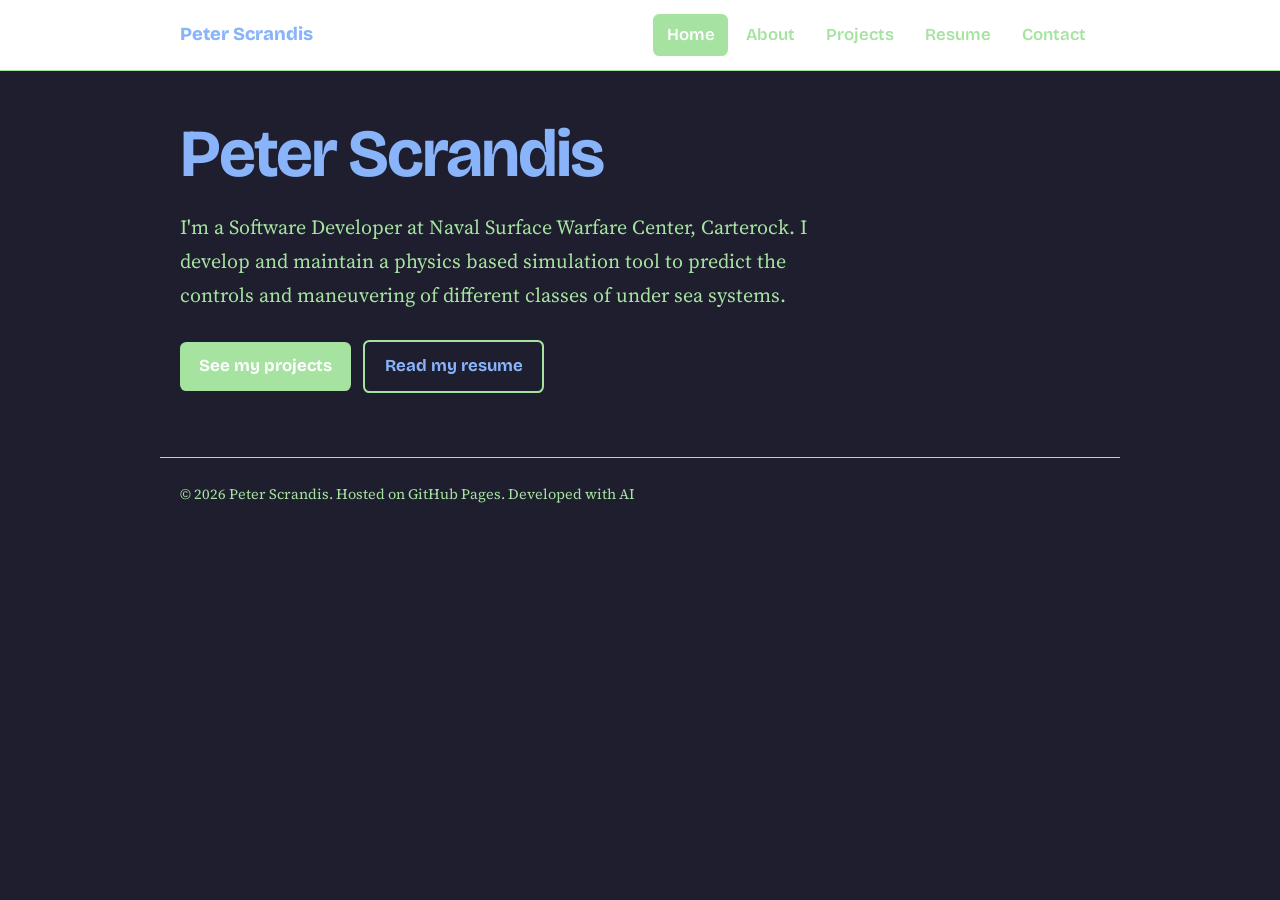
<file: index.html>
<!DOCTYPE html>
<html lang="en">
<head>
<meta charset="utf-8">
<meta name="viewport" content="width=device-width, initial-scale=1">
<title>Home | Peter Scrandis</title>
<meta name="description" content="Personal website of Peter Scrandis">
<link rel="preconnect" href="https://fonts.googleapis.com">
<link rel="preconnect" href="https://fonts.gstatic.com" crossorigin>
<link href="https://fonts.googleapis.com/css2?family=Bricolage+Grotesque:wght@600;800&family=Source+Serif+4:ital,wght@0,400;0,600;1,400&display=swap" rel="stylesheet">
<link rel="stylesheet" href="style.css">
</head>
<body>
<header><nav aria-label="Main">
<a class="brand" href="index.html">Peter Scrandis</a>
<button class="toggle" aria-expanded="false" aria-controls="menu">Menu</button>
<ul class="links" id="menu">
  <li><a href="index.html" aria-current="page">Home</a></li>
  <li><a href="about.html">About</a></li>
  <li><a href="projects.html">Projects</a></li>
  <li><a href="resume.html">Resume</a></li>
  <li><a href="contact.html">Contact</a></li>
</ul>
</nav></header>
<main>
<div class="prose">
<h1>Peter Scrandis</h1>
<p class="lead">I'm a Software Developer at Naval Surface Warfare Center, Carterock. I develop and maintain a physics based simulation tool to predict the controls and maneuvering of different classes of under sea systems.</p>
<a class="btn" href="projects.html">See my projects</a>
<a class="btn alt" href="resume.html">Read my resume</a>
</div>
</main>
<footer>&copy; <span id="y"></span> Peter Scrandis. Hosted on GitHub Pages. Developed with AI</footer>
<script src="script.js"></script>
<script>document.getElementById('y').textContent=new Date().getFullYear()</script>
</body>
</html>
</file>
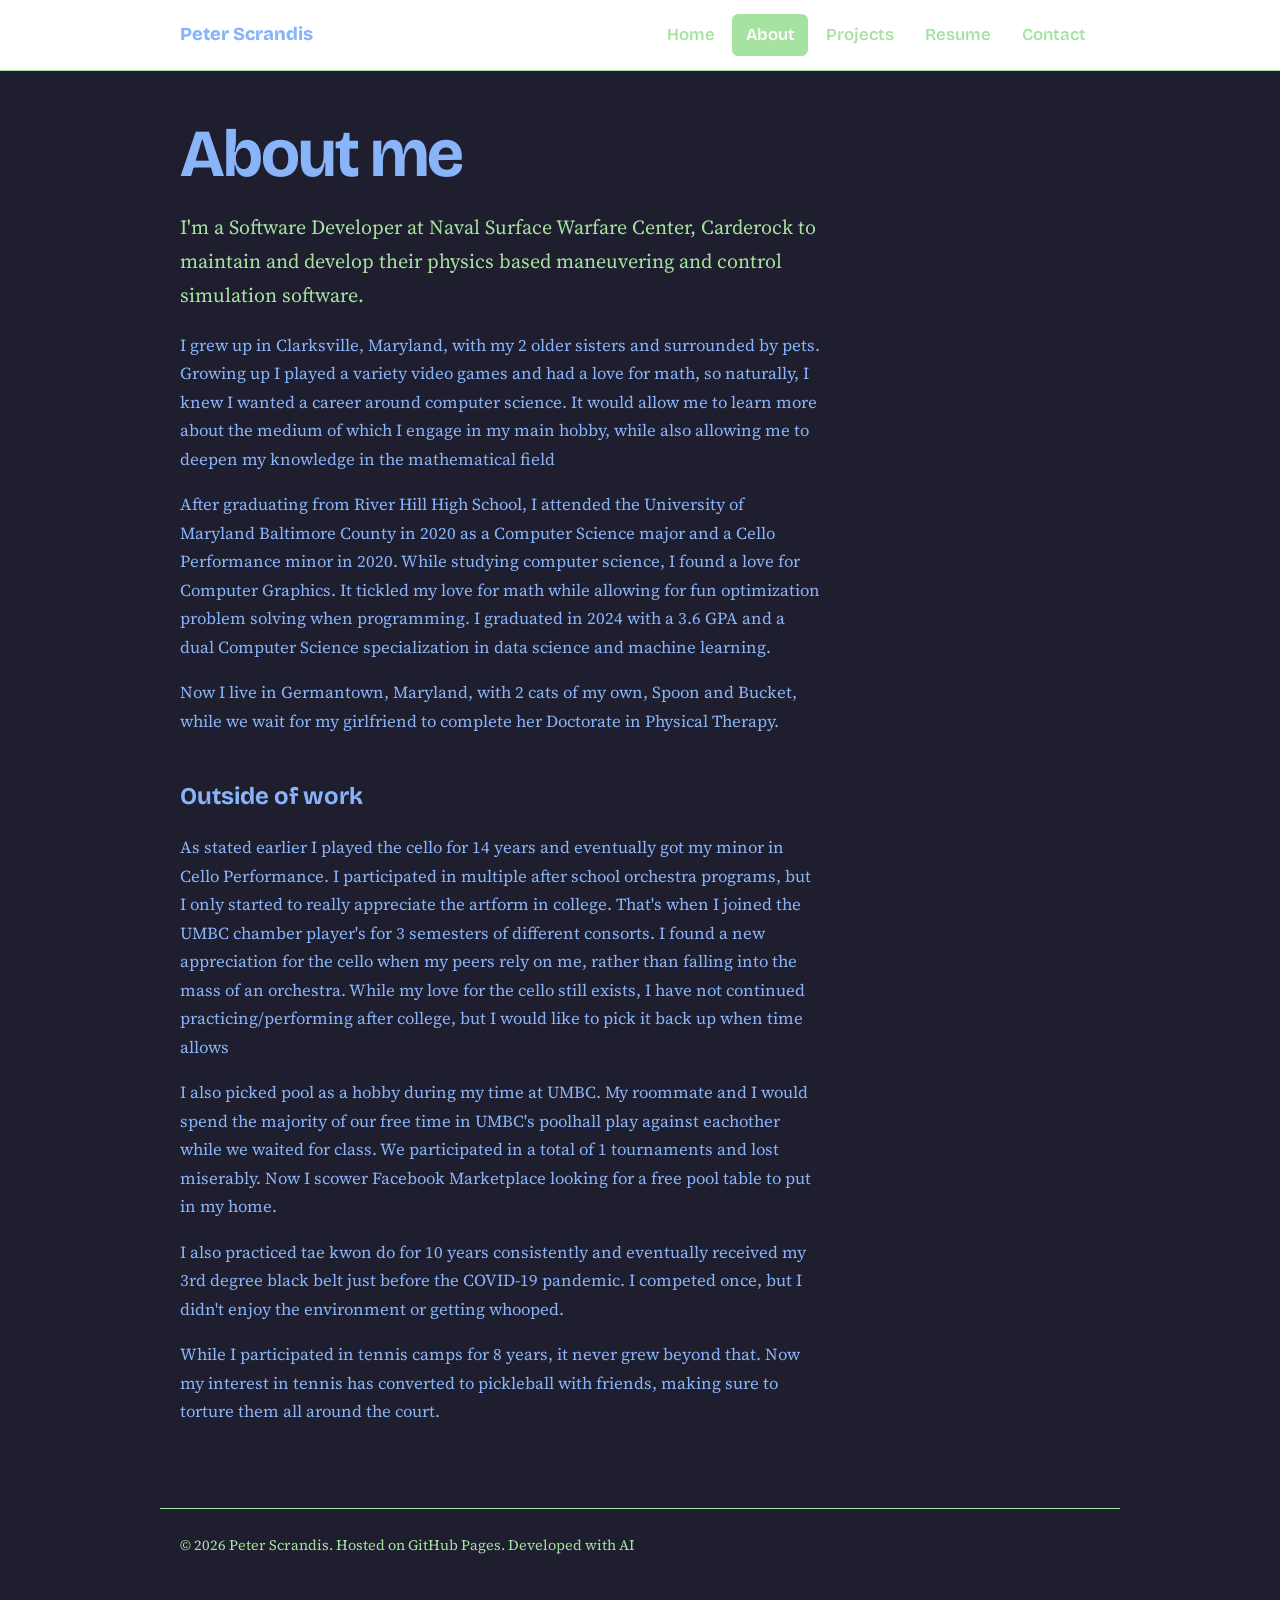
<file: about.html>
<!DOCTYPE html>
<html lang="en">
<head>
<meta charset="utf-8">
<meta name="viewport" content="width=device-width, initial-scale=1">
<title>About | Peter Scrandis</title>
<meta name="description" content="Personal website of Peter Scrandis">
<link rel="preconnect" href="https://fonts.googleapis.com">
<link rel="preconnect" href="https://fonts.gstatic.com" crossorigin>
<link href="https://fonts.googleapis.com/css2?family=Bricolage+Grotesque:wght@600;800&family=Source+Serif+4:ital,wght@0,400;0,600;1,400&display=swap" rel="stylesheet">
<link rel="stylesheet" href="style.css">
</head>
<body>
<header><nav aria-label="Main">
<a class="brand" href="index.html">Peter Scrandis</a>
<button class="toggle" aria-expanded="false" aria-controls="menu">Menu</button>
<ul class="links" id="menu">
  <li><a href="index.html">Home</a></li>
  <li><a href="about.html" aria-current="page">About</a></li>
  <li><a href="projects.html">Projects</a></li>
  <li><a href="resume.html">Resume</a></li>
  <li><a href="contact.html">Contact</a></li>
</ul>
</nav></header>
<main>
<div class="prose">

<h1>About me</h1>
<p class="lead">I'm a Software Developer at Naval Surface Warfare Center, Carderock to maintain and develop their physics based maneuvering and control simulation software.</p>
<p>
I grew up in Clarksville, Maryland, with my 2 older sisters and surrounded by pets. 
Growing up I played a variety video games and had a love for math, so naturally, I knew I wanted a career around computer science. 
It would allow me to learn more about the medium of which I engage in my main hobby, while also allowing me to deepen my knowledge in the mathematical field</p>
<p>
After graduating from River Hill High School, I attended the University of Maryland Baltimore County in 2020 as a Computer Science major and a Cello Performance minor in 2020. While studying computer science, I found a love for Computer Graphics. It tickled my love for math while allowing for fun optimization problem solving when programming.
I graduated in 2024 with a 3.6 GPA and a dual Computer Science specialization in data science and machine learning.</p>
<p>
Now I live in Germantown, Maryland, with 2 cats of my own, Spoon and Bucket, while we wait for my girlfriend to complete her Doctorate in Physical Therapy.</p>

<h2>Outside of work</h2>
<p>
As stated earlier I played the cello for 14 years and eventually got my minor in Cello Performance. I participated in multiple after school orchestra programs, but I only started to really appreciate the artform in college.
That's when I joined the UMBC chamber player's for 3 semesters of different consorts. I found a new appreciation for the cello when my peers rely on me, rather than falling into the mass of an orchestra.
While my love for the cello still exists, I have not continued practicing/performing after college, but I would like to pick it back up when time allows</p>
<p>
I also picked pool as a hobby during my time at UMBC. My roommate and I would spend the majority of our free time in UMBC's poolhall play against eachother while we waited for class. 
We participated in a total of 1 tournaments and lost miserably. Now I scower Facebook Marketplace looking for a free pool table to put in my home.</p>
<p>
I also practiced tae kwon do for 10 years consistently and eventually received my 3rd degree black belt just before the COVID-19 pandemic. I competed once, but I didn't enjoy the environment or getting whooped.</p>
<p>
While I participated in tennis camps for 8 years, it never grew beyond that. Now my interest in tennis has converted to pickleball with friends, making sure to torture them all around the court.
</p>
</div>
</main>
<footer>&copy; <span id="y"></span> Peter Scrandis. Hosted on GitHub Pages. Developed with AI</footer>
<script src="script.js"></script>
<script>document.getElementById('y').textContent=new Date().getFullYear()</script>
</body>
</html>
</file>
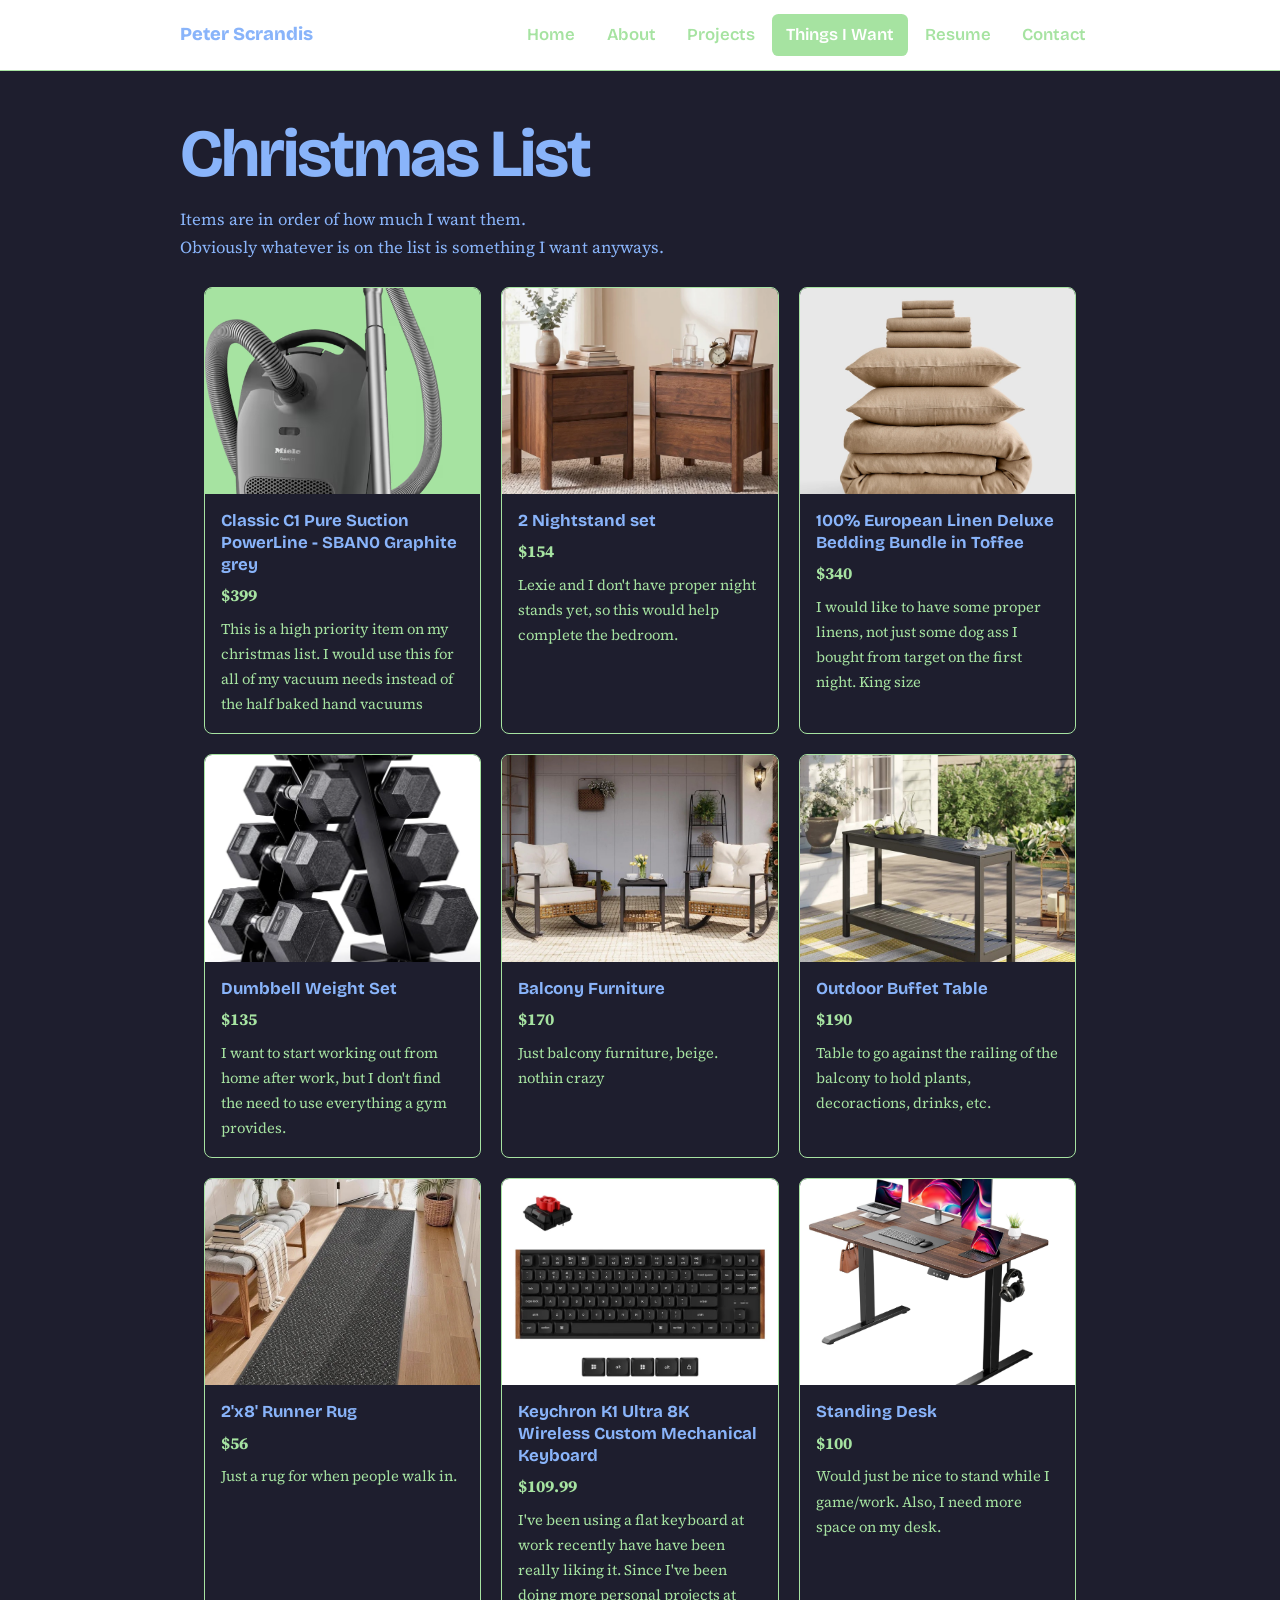
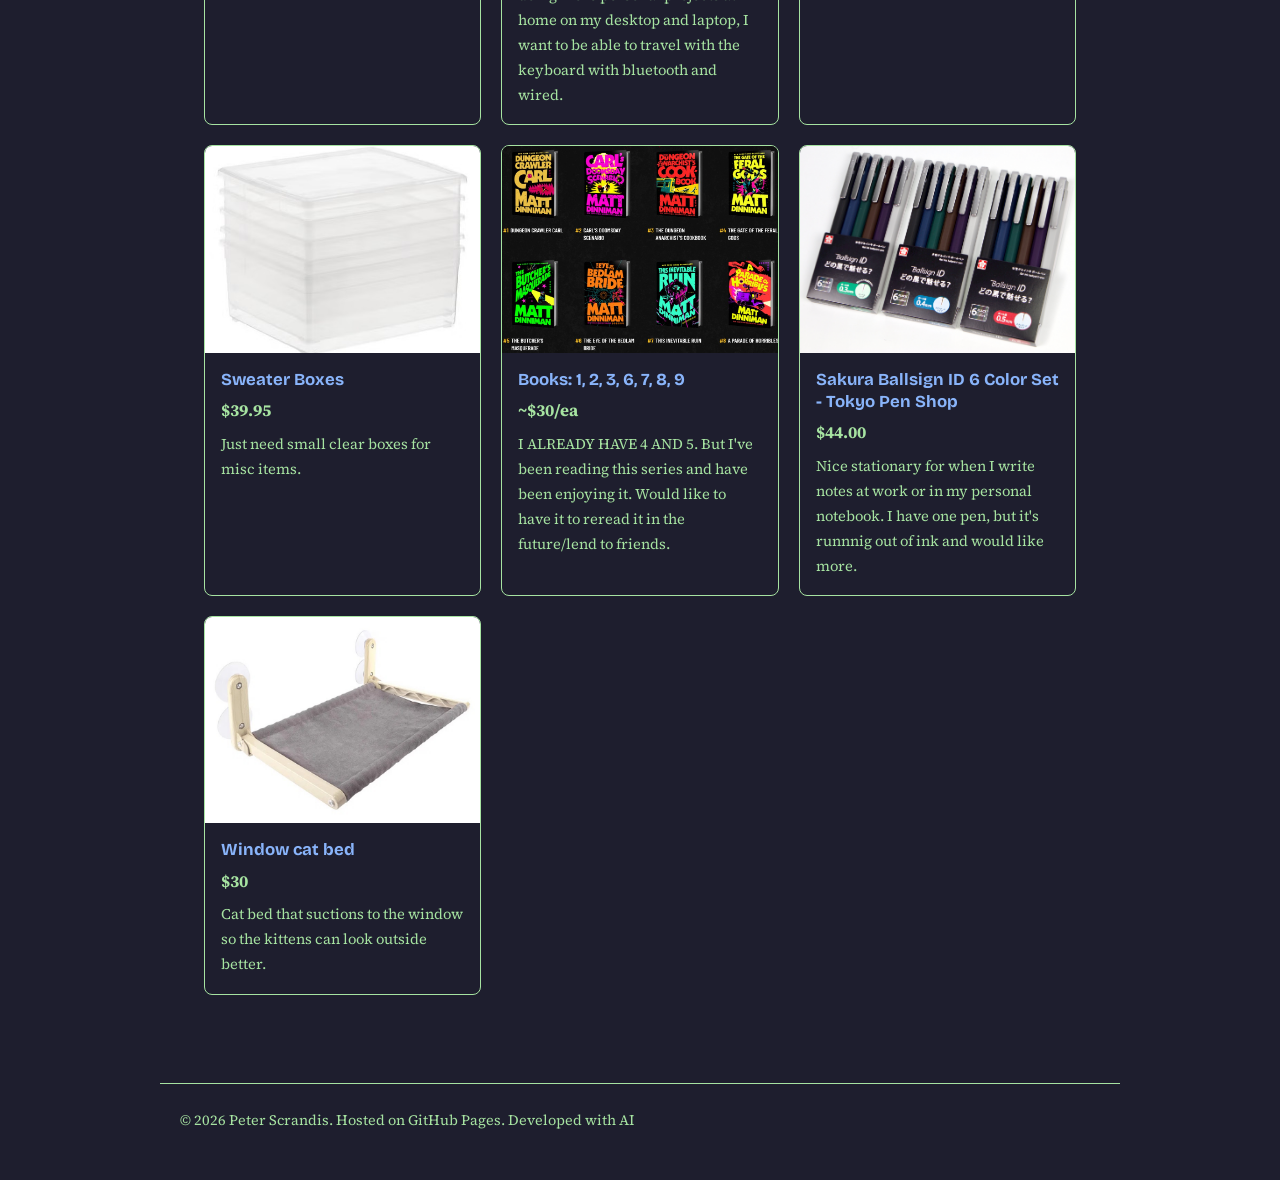
<file: cards.html>
<!DOCTYPE html>
<html lang="en">
<head>
<meta charset="utf-8">
<meta name="viewport" content="width=device-width, initial-scale=1">
<title>Christmas List | Peter Scrandis</title>
<meta name="description" content="Personal website of Peter Scrandis">
<link rel="preconnect" href="https://fonts.googleapis.com">
<link rel="preconnect" href="https://fonts.gstatic.com" crossorigin>
<link href="https://fonts.googleapis.com/css2?family=Bricolage+Grotesque:wght@600;800&family=Source+Serif+4:ital,wght@0,400;0,600;1,400&display=swap" rel="stylesheet">
<link rel="stylesheet" href="style.css">
</head>
<body>
<header><nav aria-label="Main">
<a class="brand" href="index.html">Peter Scrandis</a>
<button class="toggle" aria-expanded="false" aria-controls="menu">Menu</button>
<ul class="links" id="menu">
  <li><a href="index.html">Home</a></li>
  <li><a href="about.html">About</a></li>
  <li><a href="projects.html">Projects</a></li>
  <li><a href="cards.html" aria-current="page">Things I Want</a></li>
  <li><a href="resume.html">Resume</a></li>
  <li><a href="contact.html">Contact</a></li>
</ul>
</nav></header>
<main>
<div class="prose">

<h1>Christmas List</h1>
<body>
  Items are in order of how much I want them.<br>
  Obviously whatever is on the list is something I want anyways.
</body>
<!-- CARDS:START -->
<section class="link-cards">
<article class="lc-card"><a class="lc-thumb" href="https://www.mieleusa.com/product/11181020/canister-vacuum-cleaners-classic-c1-pure-suction-powerline-sban0-graphite-grey" target="_blank" rel="noopener noreferrer"><img src="images/cards/miele.png" alt="" loading="lazy" referrerpolicy="no-referrer"></a><div class="lc-body"><h3><a href="https://www.mieleusa.com/product/11181020/canister-vacuum-cleaners-classic-c1-pure-suction-powerline-sban0-graphite-grey" target="_blank" rel="noopener noreferrer">Classic C1 Pure Suction PowerLine - SBAN0 Graphite grey</a></h3><p class="lc-price">$399</p><p class="lc-details">This is a high priority item on my christmas list. I would use this for all of my vacuum needs instead of the half baked hand vacuums</p></div></article>
<article class="lc-card"><a class="lc-thumb" href="https://www.wayfair.com/furniture/pdp/ebern-designs-2-drawer-nightstand-set-of-2-w120122578.html?cjdata=MXxOfDB8WXww&amp;cjevent=ac7ba75ed08511f183cf027e0a82b821&amp;refID=CJ1710726-CJ1710726&amp;PID=CJ1902219&amp;clickid=ac7ba75ed08511f183cf027e0a82b821" target="_blank" rel="noopener noreferrer"><img src="images/cards/item_7.png" alt="" loading="lazy" referrerpolicy="no-referrer"></a><div class="lc-body"><h3><a href="https://www.wayfair.com/furniture/pdp/ebern-designs-2-drawer-nightstand-set-of-2-w120122578.html?cjdata=MXxOfDB8WXww&amp;cjevent=ac7ba75ed08511f183cf027e0a82b821&amp;refID=CJ1710726-CJ1710726&amp;PID=CJ1902219&amp;clickid=ac7ba75ed08511f183cf027e0a82b821" target="_blank" rel="noopener noreferrer">2 Nightstand set</a></h3><p class="lc-price">$154</p><p class="lc-details">Lexie and I don&#x27;t have proper night stands yet, so this would help complete the bedroom.</p></div></article>
<article class="lc-card"><a class="lc-thumb" href="https://www.quince.com/home/belgian-linen-duvet-deluxe-bundle?color=toffee&amp;size=king" target="_blank" rel="noopener noreferrer"><img src="images/cards/item_6.jpg" alt="" loading="lazy" referrerpolicy="no-referrer"></a><div class="lc-body"><h3><a href="https://www.quince.com/home/belgian-linen-duvet-deluxe-bundle?color=toffee&amp;size=king" target="_blank" rel="noopener noreferrer">100% European Linen Deluxe Bedding Bundle in Toffee</a></h3><p class="lc-price">$340</p><p class="lc-details">I would like to have some proper linens, not just some dog ass I bought from target on the first night. King size</p></div></article>
<article class="lc-card"><a class="lc-thumb" href="https://www.amazon.com/Barbell-Coated-Dumbbell-Weight-Vertical/dp/B0D2Z4XYF5/ref=sr_1_9?adgrpid=192408048850&amp;dib=eyJ2IjoiMSJ9.[base64].x5bjKUNYoigq07smbI1JrHdXzcsRTov7HYGQnbaIgDw&amp;dib_tag=se&amp;hvadid=814250210044&amp;hvdev=c&amp;hvexpln=0&amp;hvlocphy=9007793&amp;hvnetw=g&amp;hvocijid=18380277687324423219--&amp;hvqmt=e&amp;hvrand=18380277687324423219&amp;hvtargid=kwd-39783890&amp;hydadcr=4034_13626416_2497008&amp;keywords=free+weights&amp;mcid=a01d16611b773d36899c6d9596c52403&amp;qid=1793831232&amp;sr=8-9" target="_blank" rel="noopener noreferrer"><img src="images/cards/weights.png" alt="" loading="lazy" referrerpolicy="no-referrer"></a><div class="lc-body"><h3><a href="https://www.amazon.com/Barbell-Coated-Dumbbell-Weight-Vertical/dp/B0D2Z4XYF5/ref=sr_1_9?adgrpid=192408048850&amp;dib=eyJ2IjoiMSJ9.[base64].x5bjKUNYoigq07smbI1JrHdXzcsRTov7HYGQnbaIgDw&amp;dib_tag=se&amp;hvadid=814250210044&amp;hvdev=c&amp;hvexpln=0&amp;hvlocphy=9007793&amp;hvnetw=g&amp;hvocijid=18380277687324423219--&amp;hvqmt=e&amp;hvrand=18380277687324423219&amp;hvtargid=kwd-39783890&amp;hydadcr=4034_13626416_2497008&amp;keywords=free+weights&amp;mcid=a01d16611b773d36899c6d9596c52403&amp;qid=1793831232&amp;sr=8-9" target="_blank" rel="noopener noreferrer">Dumbbell Weight Set</a></h3><p class="lc-price">$135</p><p class="lc-details">I want to start working out from home after work, but I don&#x27;t find the need to use everything a gym provides.</p></div></article>
<article class="lc-card"><a class="lc-thumb" href="https://www.wayfair.com/outdoor/pdp/bayou-breeze-aljaquan-2-person-wicker-rocking-seating-group-with-water-resistant-cushions-w010955044.html?piid=1338834514" target="_blank" rel="noopener noreferrer"><img src="images/cards/item_11.jpg" alt="" loading="lazy" referrerpolicy="no-referrer"></a><div class="lc-body"><h3><a href="https://www.wayfair.com/outdoor/pdp/bayou-breeze-aljaquan-2-person-wicker-rocking-seating-group-with-water-resistant-cushions-w010955044.html?piid=1338834514" target="_blank" rel="noopener noreferrer">Balcony Furniture</a></h3><p class="lc-price">$170</p><p class="lc-details">Just balcony furniture, beige. nothin crazy</p></div></article>
<article class="lc-card"><a class="lc-thumb" href="https://www.wayfair.com/outdoor/pdp/three-posts-carey-mahogany-wood-buffet-console-table-w003680744.html?piid=588746514&amp;auctionId=b8bc72c9-d7f5-4ef5-9044-efed2c5a14af&amp;trackingId=%7B%22adType%22%3A%22WSP%22%2C%22auctionId%22%3A%22b8bc72c9-d7f5-4ef5-9044-efed2c5a14af%22%7D&amp;adTypeId=1&amp;l=80" target="_blank" rel="noopener noreferrer"><img src="images/cards/item_12.jpg" alt="" loading="lazy" referrerpolicy="no-referrer"></a><div class="lc-body"><h3><a href="https://www.wayfair.com/outdoor/pdp/three-posts-carey-mahogany-wood-buffet-console-table-w003680744.html?piid=588746514&amp;auctionId=b8bc72c9-d7f5-4ef5-9044-efed2c5a14af&amp;trackingId=%7B%22adType%22%3A%22WSP%22%2C%22auctionId%22%3A%22b8bc72c9-d7f5-4ef5-9044-efed2c5a14af%22%7D&amp;adTypeId=1&amp;l=80" target="_blank" rel="noopener noreferrer">Outdoor Buffet Table</a></h3><p class="lc-price">$190</p><p class="lc-details">Table to go against the railing of the balcony to hold plants, decoractions, drinks, etc.</p></div></article>
<article class="lc-card"><a class="lc-thumb" href="https://www.wayfair.com/rugs/pdp/rebrilliant-non-slip-washable-indoor-runner-rug-with-low-pile-stain-resistant-design-and-tpr-backing-area-rug-for-hallway-entryway-kitchen-laundry-room-w121771629.html?piid=783430780%2C783430778" target="_blank" rel="noopener noreferrer"><img src="images/cards/item_7.jpg" alt="" loading="lazy" referrerpolicy="no-referrer"></a><div class="lc-body"><h3><a href="https://www.wayfair.com/rugs/pdp/rebrilliant-non-slip-washable-indoor-runner-rug-with-low-pile-stain-resistant-design-and-tpr-backing-area-rug-for-hallway-entryway-kitchen-laundry-room-w121771629.html?piid=783430780%2C783430778" target="_blank" rel="noopener noreferrer">2&#x27;x8&#x27; Runner Rug</a></h3><p class="lc-price">$56</p><p class="lc-details">Just a rug for when people walk in.</p></div></article>
<article class="lc-card"><a class="lc-thumb" href="https://www.keychron.com/products/keychron-k1-ultra-8k-wireless-custom-mechanical-keyboard" target="_blank" rel="noopener noreferrer"><img src="images/cards/item_1.png" alt="" loading="lazy" referrerpolicy="no-referrer"></a><div class="lc-body"><h3><a href="https://www.keychron.com/products/keychron-k1-ultra-8k-wireless-custom-mechanical-keyboard" target="_blank" rel="noopener noreferrer">Keychron K1 Ultra 8K Wireless Custom Mechanical Keyboard</a></h3><p class="lc-price">$109.99</p><p class="lc-details">I&#x27;ve been using a flat keyboard at work recently have have been really liking it. Since I&#x27;ve been doing more personal projects at home on my desktop and laptop, I want to be able to travel with the keyboard with bluetooth and wired.</p></div></article>
<article class="lc-card"><a class="lc-thumb" href="https://www.amazon.com/Standing-Computer-Gaming-Office-Desk/dp/B0HFCZ4424/ref=sr_1_6?dib=eyJ2IjoiMSJ9.[base64].Sg-N-syBDx2iyeY44AEWzBDFPNEGNZEkp9kS3K1OQNA&amp;dib_tag=se&amp;keywords=standing%2Bdesk&amp;qid=1792454402&amp;sr=8-6&amp;th=1" target="_blank" rel="noopener noreferrer"><img src="images/cards/item_3.png" alt="" loading="lazy" referrerpolicy="no-referrer"></a><div class="lc-body"><h3><a href="https://www.amazon.com/Standing-Computer-Gaming-Office-Desk/dp/B0HFCZ4424/ref=sr_1_6?dib=eyJ2IjoiMSJ9.[base64].Sg-N-syBDx2iyeY44AEWzBDFPNEGNZEkp9kS3K1OQNA&amp;dib_tag=se&amp;keywords=standing%2Bdesk&amp;qid=1792454402&amp;sr=8-6&amp;th=1" target="_blank" rel="noopener noreferrer">Standing Desk</a></h3><p class="lc-price">$100</p><p class="lc-details">Would just be nice to stand while I game/work. Also, I need more space on my desk.</p></div></article>
<article class="lc-card"><a class="lc-thumb" href="https://www.containerstore.com/s/closet/closet-boxes-bins/our-sweater-box/12d?productId=11007761" target="_blank" rel="noopener noreferrer"><img src="images/cards/item_13.jpg" alt="" loading="lazy" referrerpolicy="no-referrer"></a><div class="lc-body"><h3><a href="https://www.containerstore.com/s/closet/closet-boxes-bins/our-sweater-box/12d?productId=11007761" target="_blank" rel="noopener noreferrer">Sweater Boxes</a></h3><p class="lc-price">$39.95</p><p class="lc-details">Just need small clear boxes for misc items.</p></div></article>
<article class="lc-card"><a class="lc-thumb" href="https://mattdinniman.com/books/" target="_blank" rel="noopener noreferrer"><img src="images/cards/item_10.jpg" alt="" loading="lazy" referrerpolicy="no-referrer"></a><div class="lc-body"><h3><a href="https://mattdinniman.com/books/" target="_blank" rel="noopener noreferrer">Books: 1, 2, 3, 6, 7, 8, 9</a></h3><p class="lc-price">~$30/ea</p><p class="lc-details">I ALREADY HAVE 4 AND 5. But I&#x27;ve been reading this series and have been enjoying it. Would like to have it to reread it in the future/lend to friends.</p></div></article>
<article class="lc-card"><a class="lc-thumb" href="https://tokyopenshop.com/products/sakura-ballsign-id-6-color-set?variant=47259617591508" target="_blank" rel="noopener noreferrer"><img src="images/cards/item_4.jpg" alt="" loading="lazy" referrerpolicy="no-referrer"></a><div class="lc-body"><h3><a href="https://tokyopenshop.com/products/sakura-ballsign-id-6-color-set?variant=47259617591508" target="_blank" rel="noopener noreferrer">Sakura Ballsign ID 6 Color Set - Tokyo Pen Shop</a></h3><p class="lc-price">$44.00</p><p class="lc-details">Nice stationary for when I write notes at work or in my personal notebook. I have one pen, but it&#x27;s runnnig out of ink and would like more.</p></div></article>
<article class="lc-card"><a class="lc-thumb" href="https://www.wayfair.com/pet/pdp/east-urban-home-skywalk-window-foldable-lounge-w118318972.html" target="_blank" rel="noopener noreferrer"><img src="images/cards/item_8.jpg" alt="" loading="lazy" referrerpolicy="no-referrer"></a><div class="lc-body"><h3><a href="https://www.wayfair.com/pet/pdp/east-urban-home-skywalk-window-foldable-lounge-w118318972.html" target="_blank" rel="noopener noreferrer">Window cat bed</a></h3><p class="lc-price">$30</p><p class="lc-details">Cat bed that suctions to the window so the kittens can look outside better.</p></div></article>
</section>
<!-- CARDS:END -->
</div>
</main>
<footer>&copy; <span id="y"></span> Peter Scrandis. Hosted on GitHub Pages. Developed with AI</footer>
<script src="script.js"></script>
<script>document.getElementById('y').textContent=new Date().getFullYear()</script>
</body>
</html>
</file>
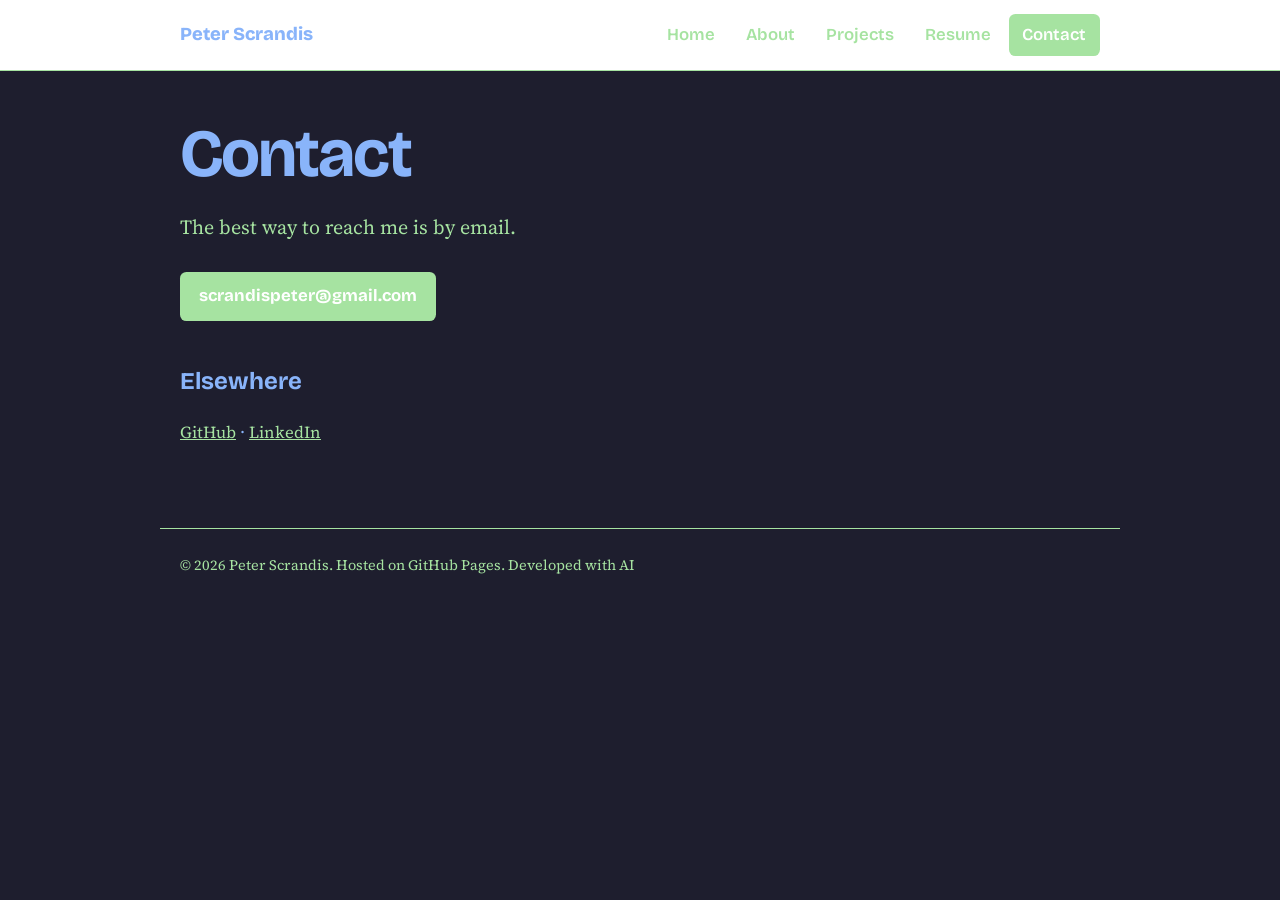
<file: contact.html>
<!DOCTYPE html>
<html lang="en">
<head>
<meta charset="utf-8">
<meta name="viewport" content="width=device-width, initial-scale=1">
<title>Contact | Peter Scrandis</title>
<meta name="description" content="Personal website of Peter Scrandis">
<link rel="preconnect" href="https://fonts.googleapis.com">
<link rel="preconnect" href="https://fonts.gstatic.com" crossorigin>
<link href="https://fonts.googleapis.com/css2?family=Bricolage+Grotesque:wght@600;800&family=Source+Serif+4:ital,wght@0,400;0,600;1,400&display=swap" rel="stylesheet">
<link rel="stylesheet" href="style.css">
</head>
<body>
<header><nav aria-label="Main">
<a class="brand" href="index.html">Peter Scrandis</a>
<button class="toggle" aria-expanded="false" aria-controls="menu">Menu</button>
<ul class="links" id="menu">
  <li><a href="index.html">Home</a></li>
  <li><a href="about.html">About</a></li>
  <li><a href="projects.html">Projects</a></li>
  <li><a href="resume.html">Resume</a></li>
  <li><a href="contact.html" aria-current="page">Contact</a></li>
</ul>
</nav></header>
<main>
<div class="prose">
<h1>Contact</h1>
<p class="lead">The best way to reach me is by email.</p>
<a class="btn" href="mailto:scrandispeter@gmail.com">scrandispeter@gmail.com</a>
<h2>Elsewhere</h2>
<p><a href="https://github.com/PeteePanda">GitHub</a> &middot; <a href="https://www.linkedin.com/in/peter-scrandis">LinkedIn</a></p>
</div>
</main>
<footer>&copy; <span id="y"></span> Peter Scrandis. Hosted on GitHub Pages. Developed with AI</footer>
<script src="script.js"></script>
<script>document.getElementById('y').textContent=new Date().getFullYear()</script>
</body>
</html>
</file>
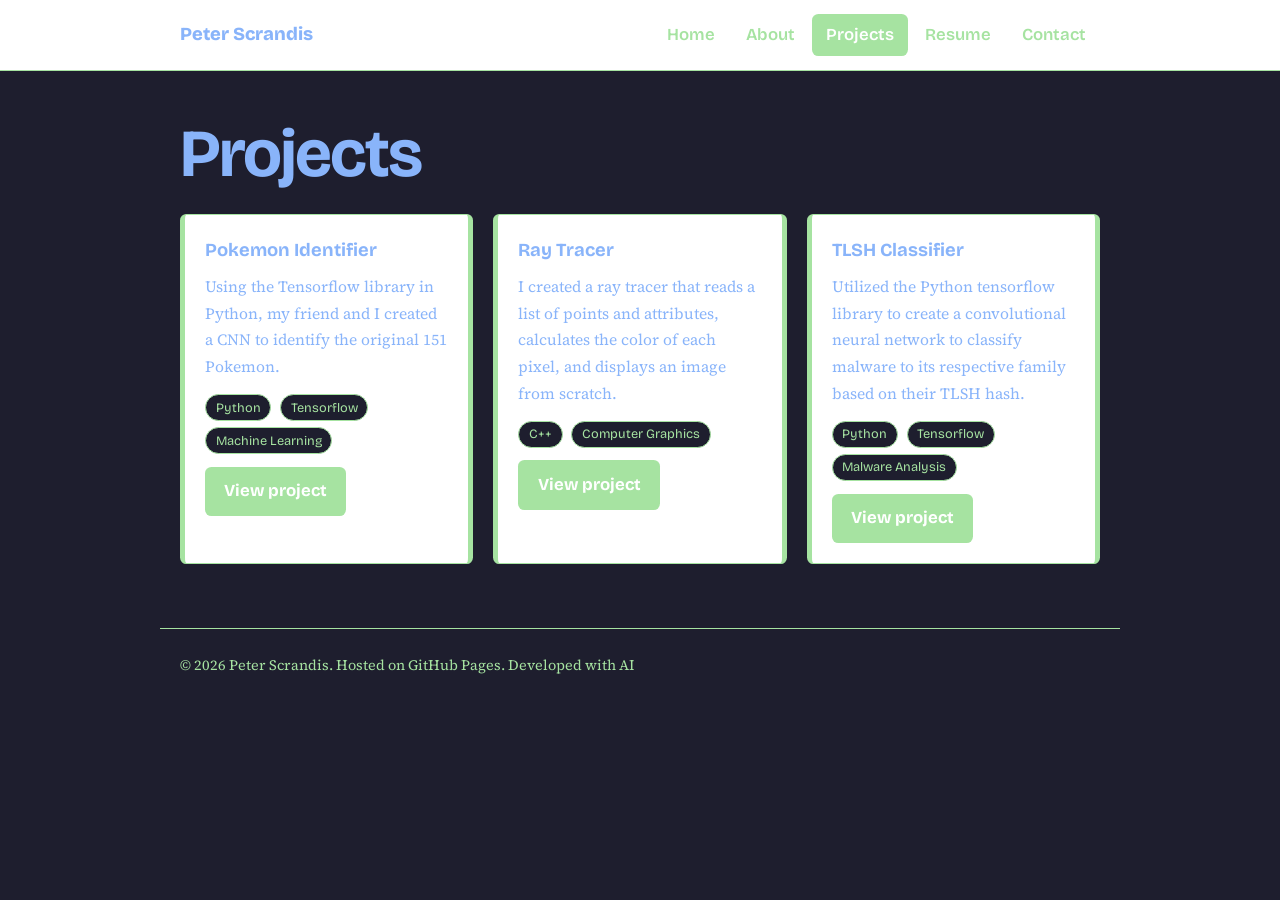
<file: projects.html>
<!DOCTYPE html>
<html lang="en">
<head>
<meta charset="utf-8">
<meta name="viewport" content="width=device-width, initial-scale=1">
<title>Projects | Peter Scrandis</title>
<meta name="description" content="Personal website of Peter Scrandis">
<link rel="preconnect" href="https://fonts.googleapis.com">
<link rel="preconnect" href="https://fonts.gstatic.com" crossorigin>
<link href="https://fonts.googleapis.com/css2?family=Bricolage+Grotesque:wght@600;800&family=Source+Serif+4:ital,wght@0,400;0,600;1,400&display=swap" rel="stylesheet">
<link rel="stylesheet" href="style.css">
</head>
<body>
<header><nav aria-label="Main">
<a class="brand" href="index.html">Peter Scrandis</a>
<button class="toggle" aria-expanded="false" aria-controls="menu">Menu</button>
<ul class="links" id="menu">
  <li><a href="index.html">Home</a></li>
  <li><a href="about.html">About</a></li>
  <li><a href="projects.html" aria-current="page">Projects</a></li>
  <li><a href="resume.html">Resume</a></li>
  <li><a href="contact.html">Contact</a></li>
</ul>
</nav></header>
<main>
<h1>Projects</h1>
<p class="lead prose">

</p>
<div class="grid">
<article class="card"><h3>Pokemon Identifier</h3>
    <p>Using the Tensorflow library in Python, my friend and I created a CNN to identify the original 151 Pokemon.</p>
    <span class="tag">Python</span>
    <span class="tag">Tensorflow</span>
    <span class="tag">Machine Learning</span>
    <br><a class="btn" href="pokemon_identifier.html">View project</a>
</article>
<article class="card"><h3>Ray Tracer</h3>
    <p>I created a ray tracer that reads a list of points and attributes, calculates the color of each pixel, and displays an image from scratch.</p>
    <span class="tag">C++</span>
    <span class="tag">Computer Graphics</span>
    <br><a class="btn" href="ray_tracer.html">View project</a>
</article>
<article class="card"><h3>TLSH Classifier</h3>
    <p>Utilized the Python tensorflow library to create a convolutional neural network to classify malware to its respective family based on their TLSH hash.</p>
    <span class="tag">Python</span>
    <span class="tag">Tensorflow</span>
    <span class="tag">Malware Analysis</span>
    <br><a class="btn" href="tlsh_classifier.html">View project</a>
</article>
</div>
</main>
<footer>&copy; <span id="y"></span> Peter Scrandis. Hosted on GitHub Pages. Developed with AI</footer>
<script src="script.js"></script>
<script>document.getElementById('y').textContent=new Date().getFullYear()</script>
</body>
</html>
</file>
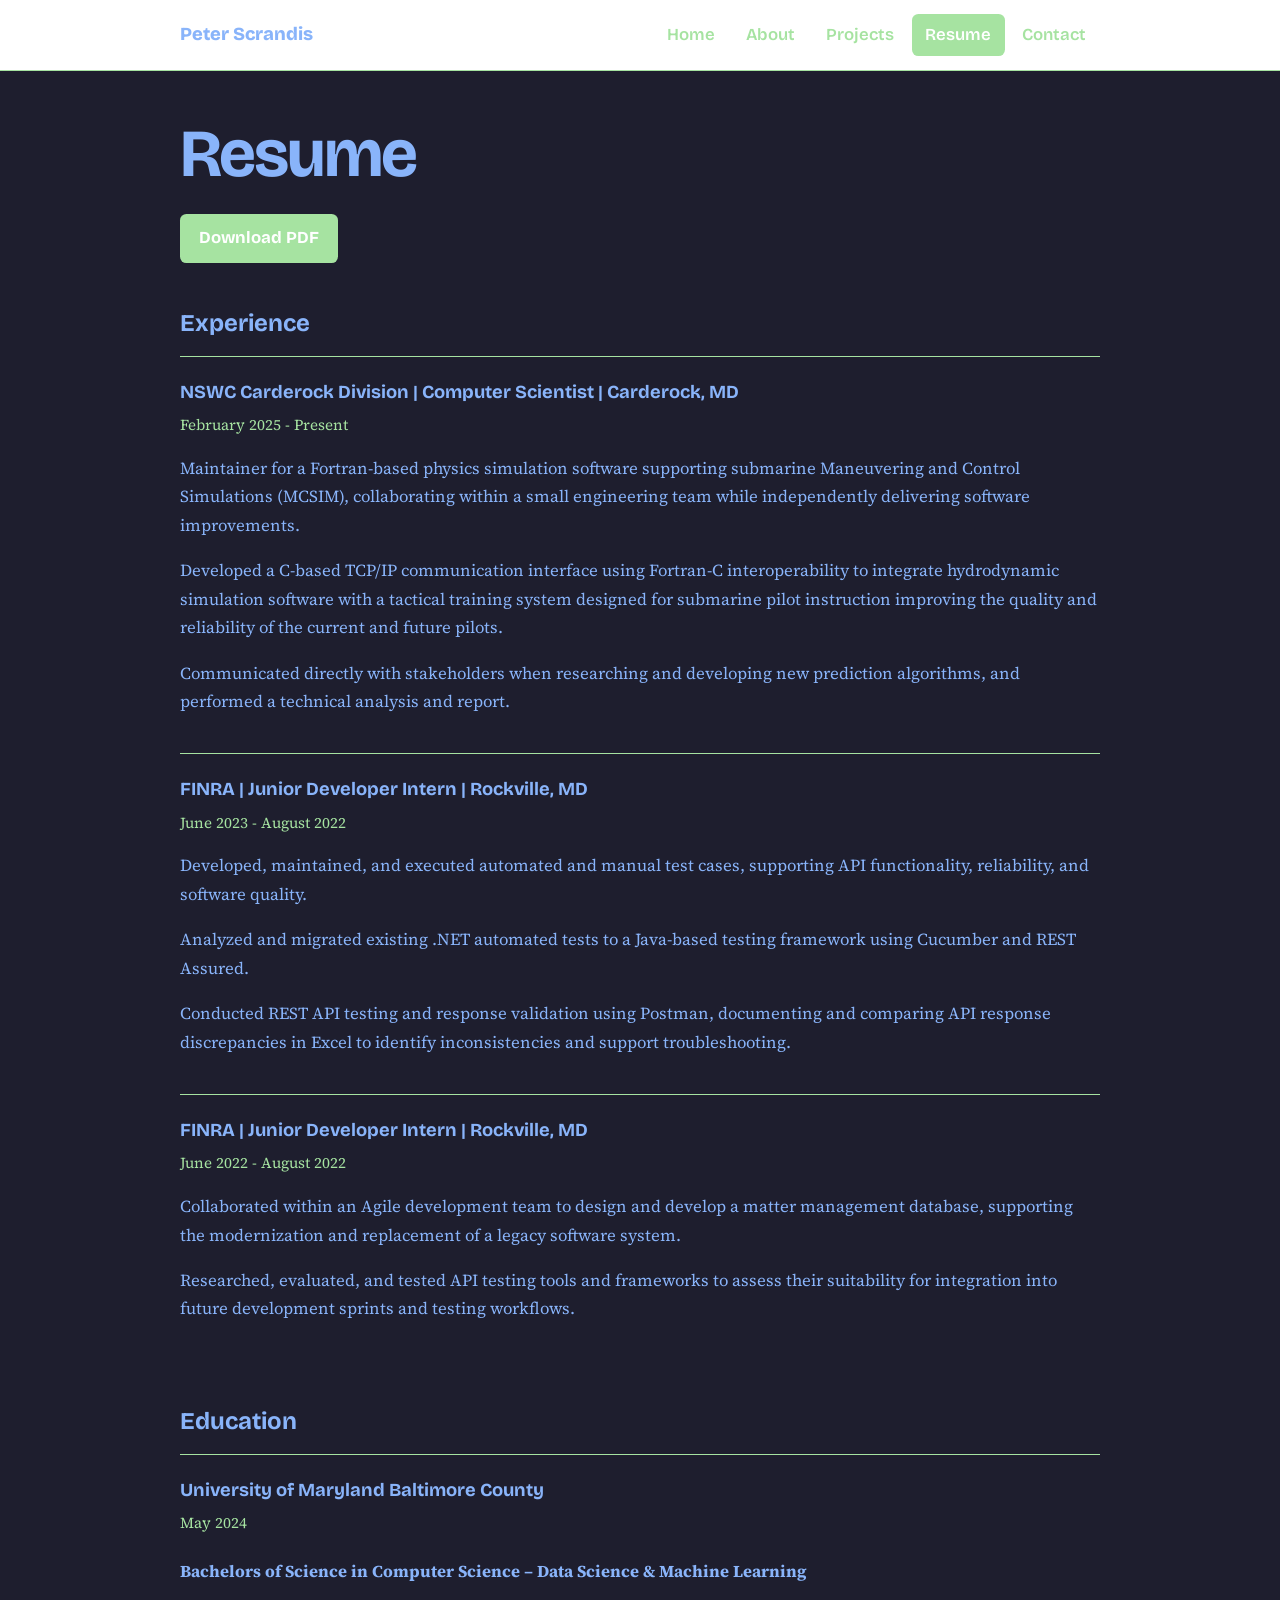
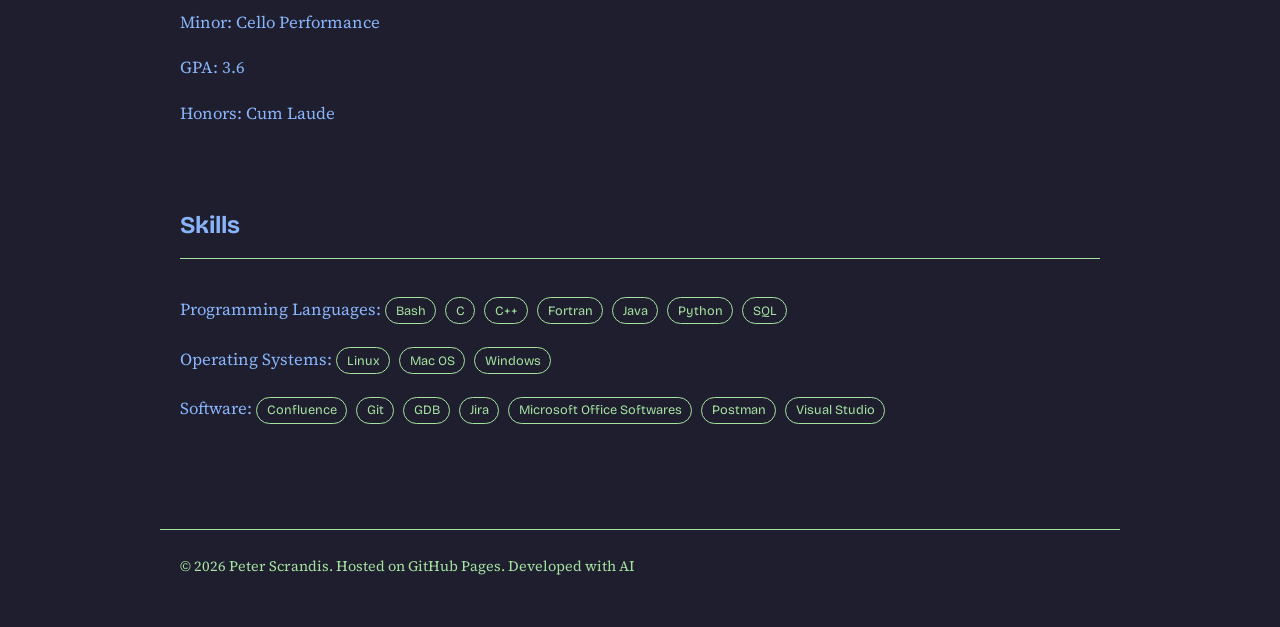
<file: resume.html>
<!DOCTYPE html>
<html lang="en">
<head>
<meta charset="utf-8">
<meta name="viewport" content="width=device-width, initial-scale=1">
<title>Resume | Peter Scrandis</title>
<meta name="description" content="Personal website of Peter Scrandis">
<link rel="preconnect" href="https://fonts.googleapis.com">
<link rel="preconnect" href="https://fonts.gstatic.com" crossorigin>
<link href="https://fonts.googleapis.com/css2?family=Bricolage+Grotesque:wght@600;800&family=Source+Serif+4:ital,wght@0,400;0,600;1,400&display=swap" rel="stylesheet">
<link rel="stylesheet" href="style.css">
</head>
<body>
<header><nav aria-label="Main">
<a class="brand" href="index.html">Peter Scrandis</a>
<button class="toggle" aria-expanded="false" aria-controls="menu">Menu</button>
<ul class="links" id="menu">
  <li><a href="index.html">Home</a></li>
  <li><a href="about.html">About</a></li>
  <li><a href="projects.html">Projects</a></li>
  <li><a href="resume.html" aria-current="page">Resume</a></li>
  <li><a href="contact.html">Contact</a></li>
</ul>
</nav></header>
<main>
<!-- <div class="prose"> -->
<div>
<h1>Resume</h1>
<a class="btn" href="./downloads/Peter_Scrandis_Resume_2610.pdf" download>Download PDF</a>
<h2>Experience</h2>
<div class="job">
  <h3>NSWC Carderock Division | Computer Scientist | Carderock, MD</h3>
  <p class="when">February 2025 - Present</p>
  <p>Maintainer for a Fortran-based physics simulation software supporting submarine Maneuvering and Control Simulations (MCSIM), collaborating within a small engineering team while independently delivering software improvements.</p>
  <p>Developed a C-based TCP/IP communication interface using Fortran-C interoperability to integrate hydrodynamic simulation software with a tactical training system designed for submarine pilot instruction improving the quality and reliability of the current and future pilots.</p>
  <p>Communicated directly with stakeholders when researching and developing new prediction algorithms, and performed a technical analysis and report.</p>
</div>
<div class="job">
  <h3>FINRA | Junior Developer Intern | Rockville, MD</h3>
  <p class="when">June 2023 - August 2022</p>
  <p>Developed, maintained, and executed automated and manual test cases, supporting API functionality, reliability, and software quality.</p>
  <p>Analyzed and migrated existing .NET automated tests to a Java-based testing framework using Cucumber and REST Assured.</p>
  <p>Conducted REST API testing and response validation using Postman, documenting and comparing API response discrepancies in Excel to identify inconsistencies and support troubleshooting.</p>
</div>
<div class="job">
  <h3>FINRA | Junior Developer Intern | Rockville, MD</h3>
  <p class="when">June 2022 - August 2022</p>
  <p>Collaborated within an Agile development team to design and develop a matter management database, supporting the modernization and replacement of a legacy software system.</p>
  <p>Researched, evaluated, and tested API testing tools and frameworks to assess their suitability for integration into future development sprints and testing workflows.</p>
</div>
<h2>Education</h2>
<div class="job">
  <h3>University of Maryland Baltimore County</h3>
  <p class="when">May 2024</p>
  <h4>Bachelors of Science in Computer Science – Data Science & Machine Learning</h4>
  <p>Minor: Cello Performance</p>
  <p>GPA: 3.6</p>
  <p>Honors: Cum Laude</p>
</div>
<h2>Skills</h2>
<div class="job">
<p>
Programming Languages: 
  <span class="tag">Bash</span>
  <span class="tag">C</span>
  <span class="tag">C++</span>
  <span class="tag">Fortran</span>
  <span class="tag">Java</span>
  <span class="tag">Python</span>
  <span class="tag">SQL</span>
</p>
<p>
Operating Systems:
  <span class="tag">Linux</span>
  <span class="tag">Mac OS</span>
  <span class="tag">Windows</span>
</p>
<p>
Software: 
  <span class="tag">Confluence</span>
  <span class="tag">Git</span>
  <span class="tag">GDB</span>
  <span class="tag">Jira</span>
  <span class="tag">Microsoft Office Softwares</span>
  <span class="tag">Postman</span>
  <span class="tag">Visual Studio</span>
</p>
</div>
</div>
</main>
<footer>&copy; <span id="y"></span> Peter Scrandis. Hosted on GitHub Pages. Developed with AI</footer>
<script src="script.js"></script>
<script>document.getElementById('y').textContent=new Date().getFullYear()</script>
</body>
</html>
</file>
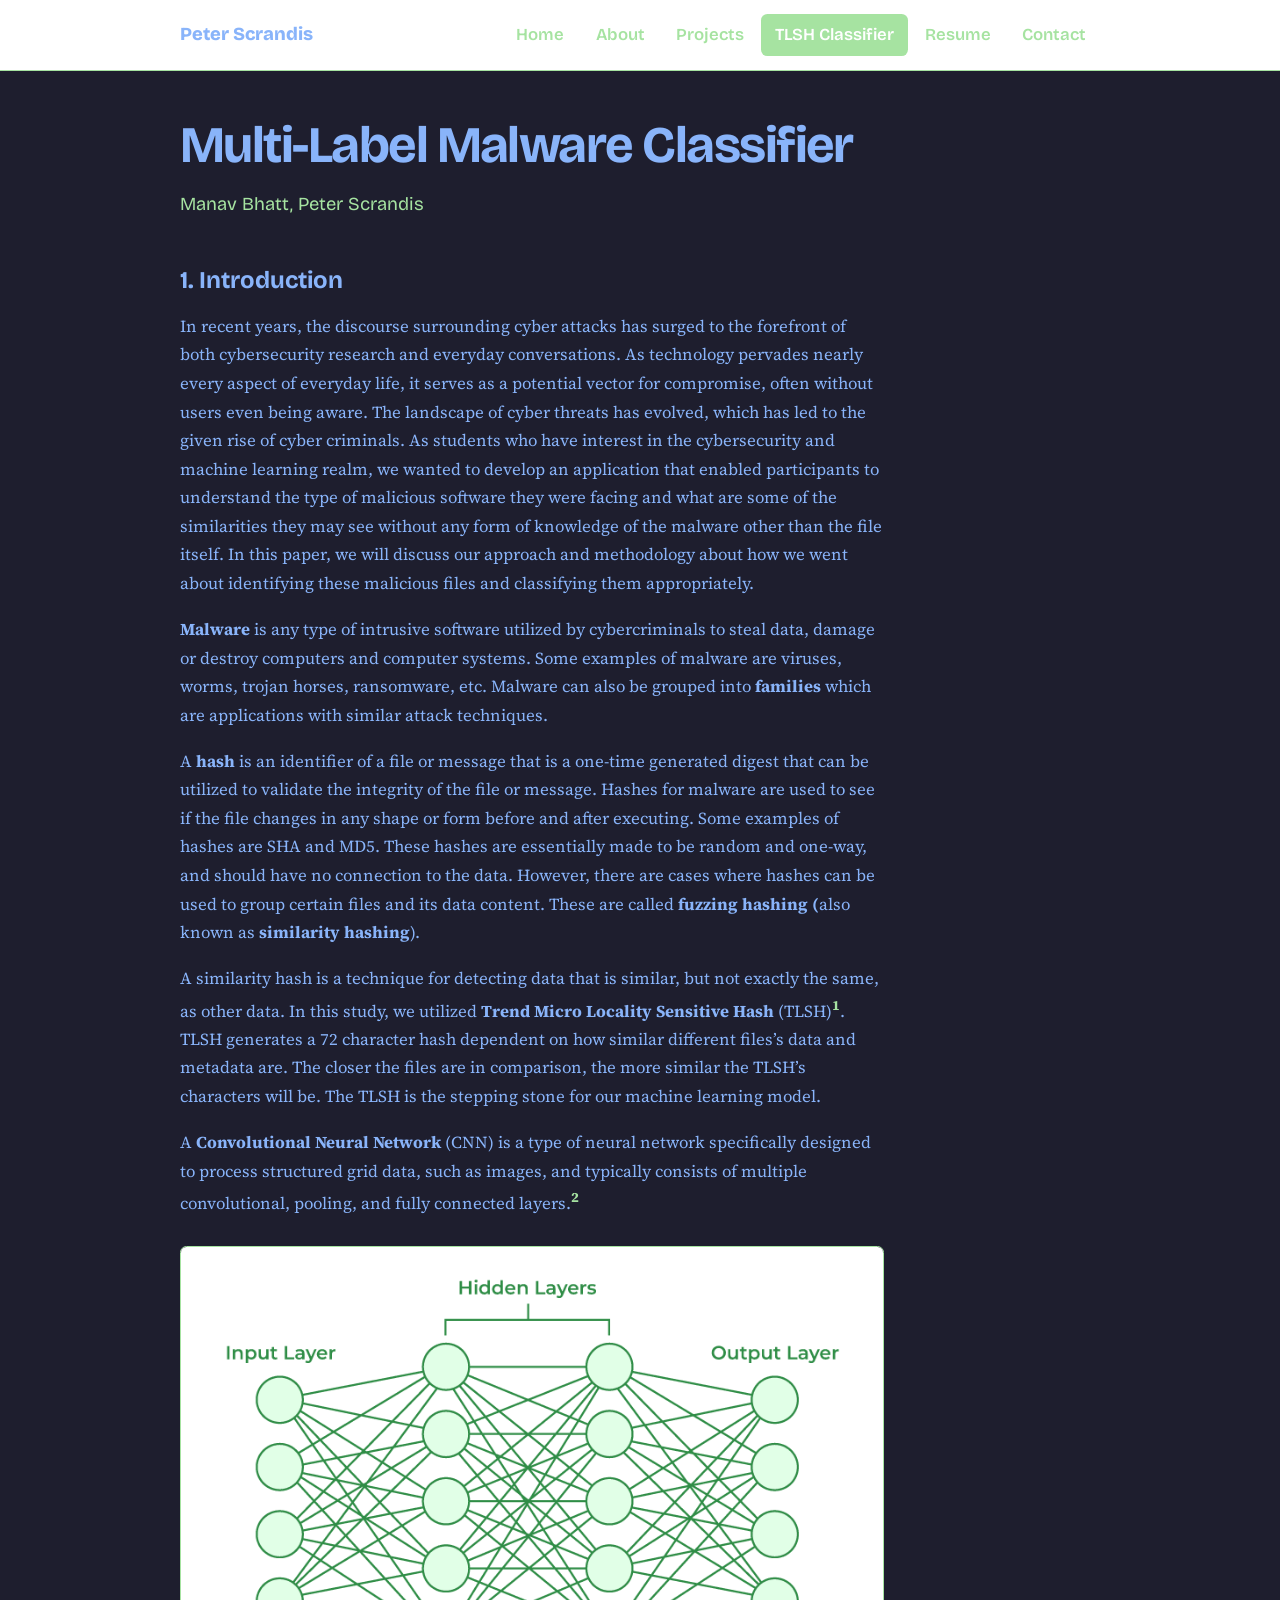
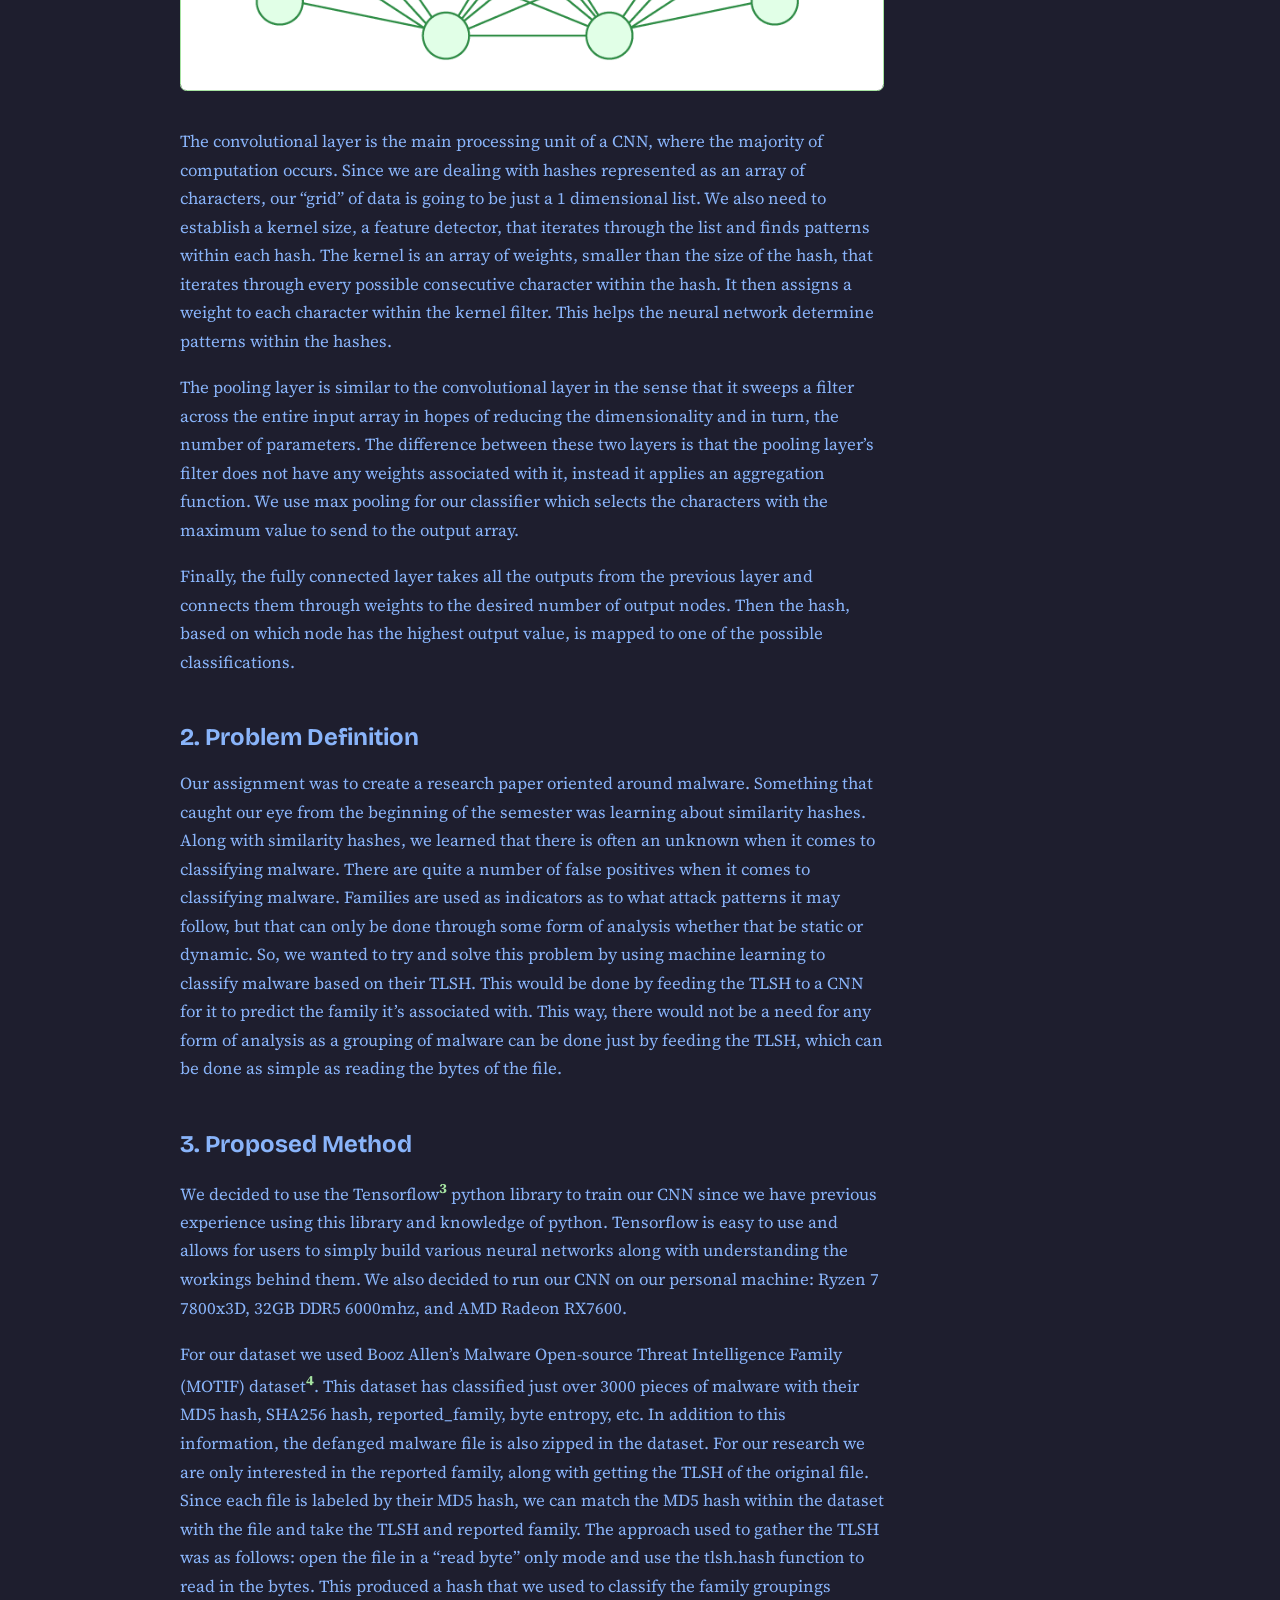
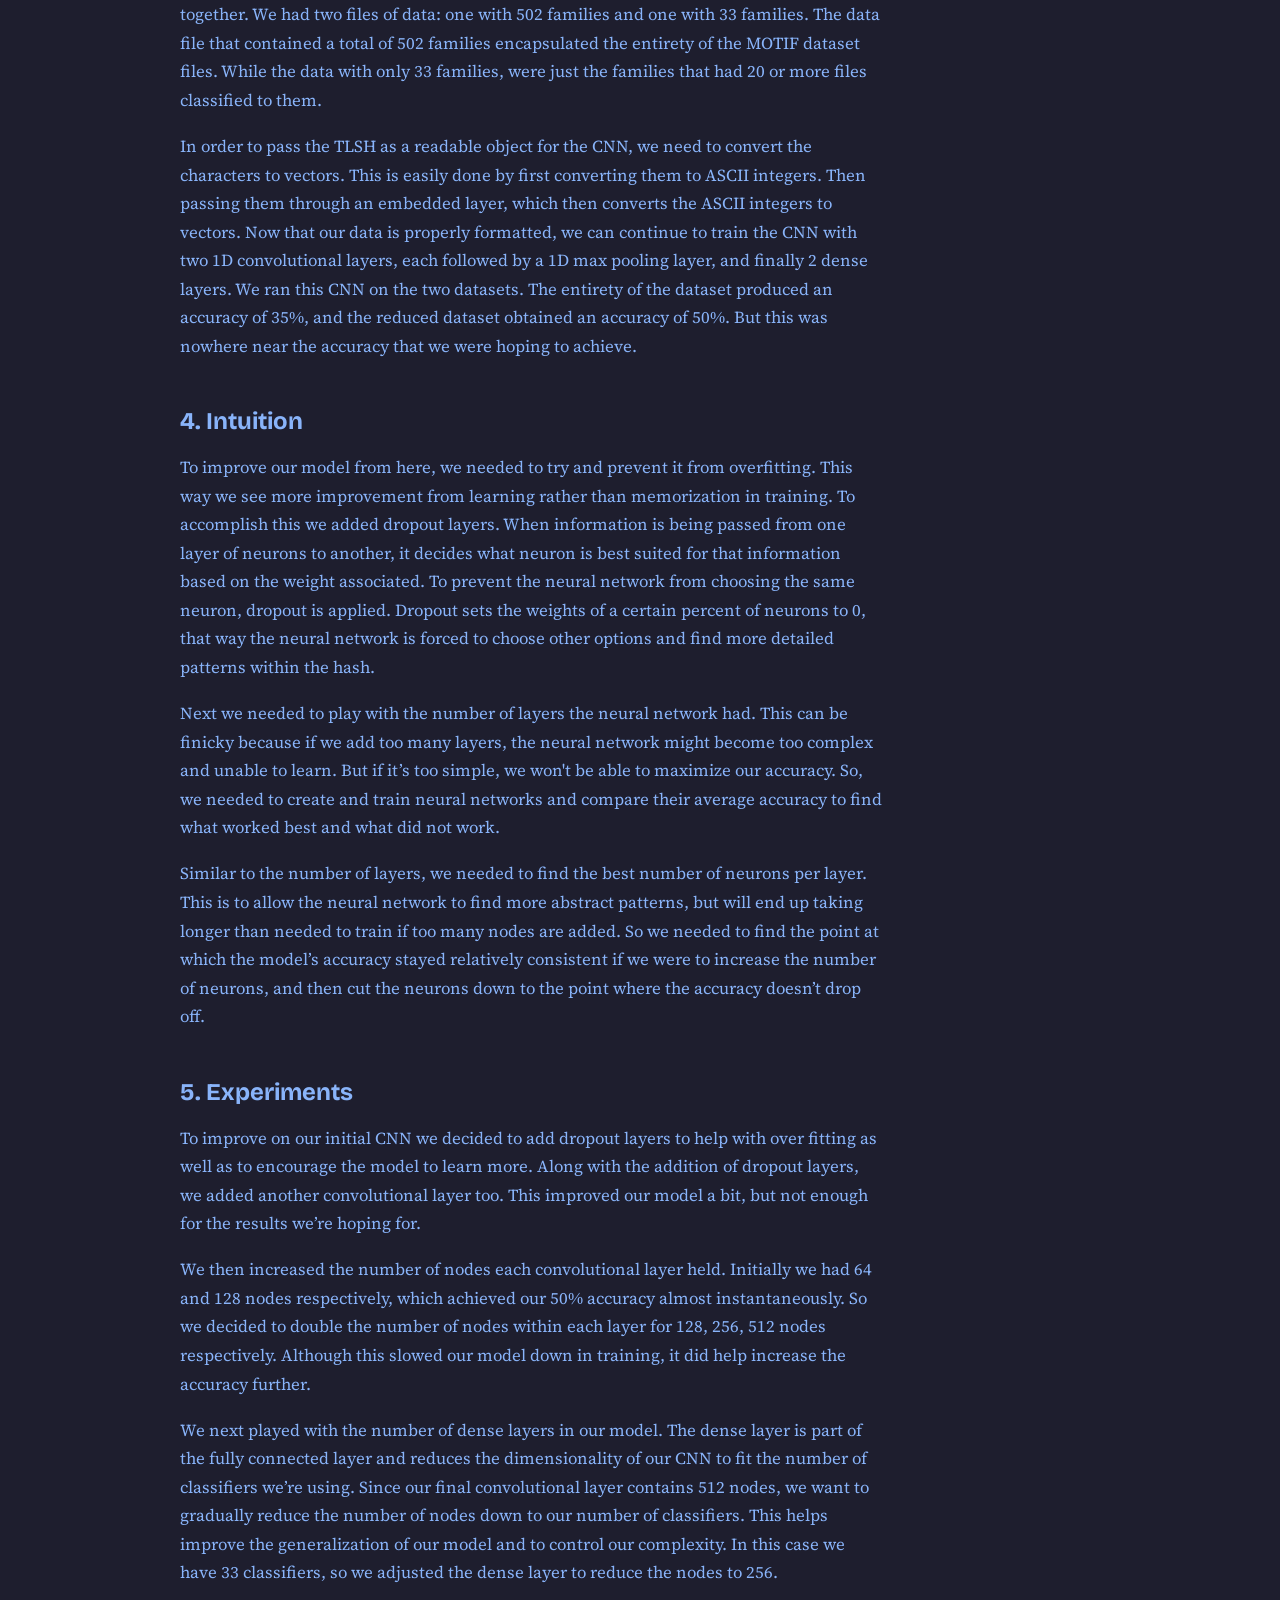
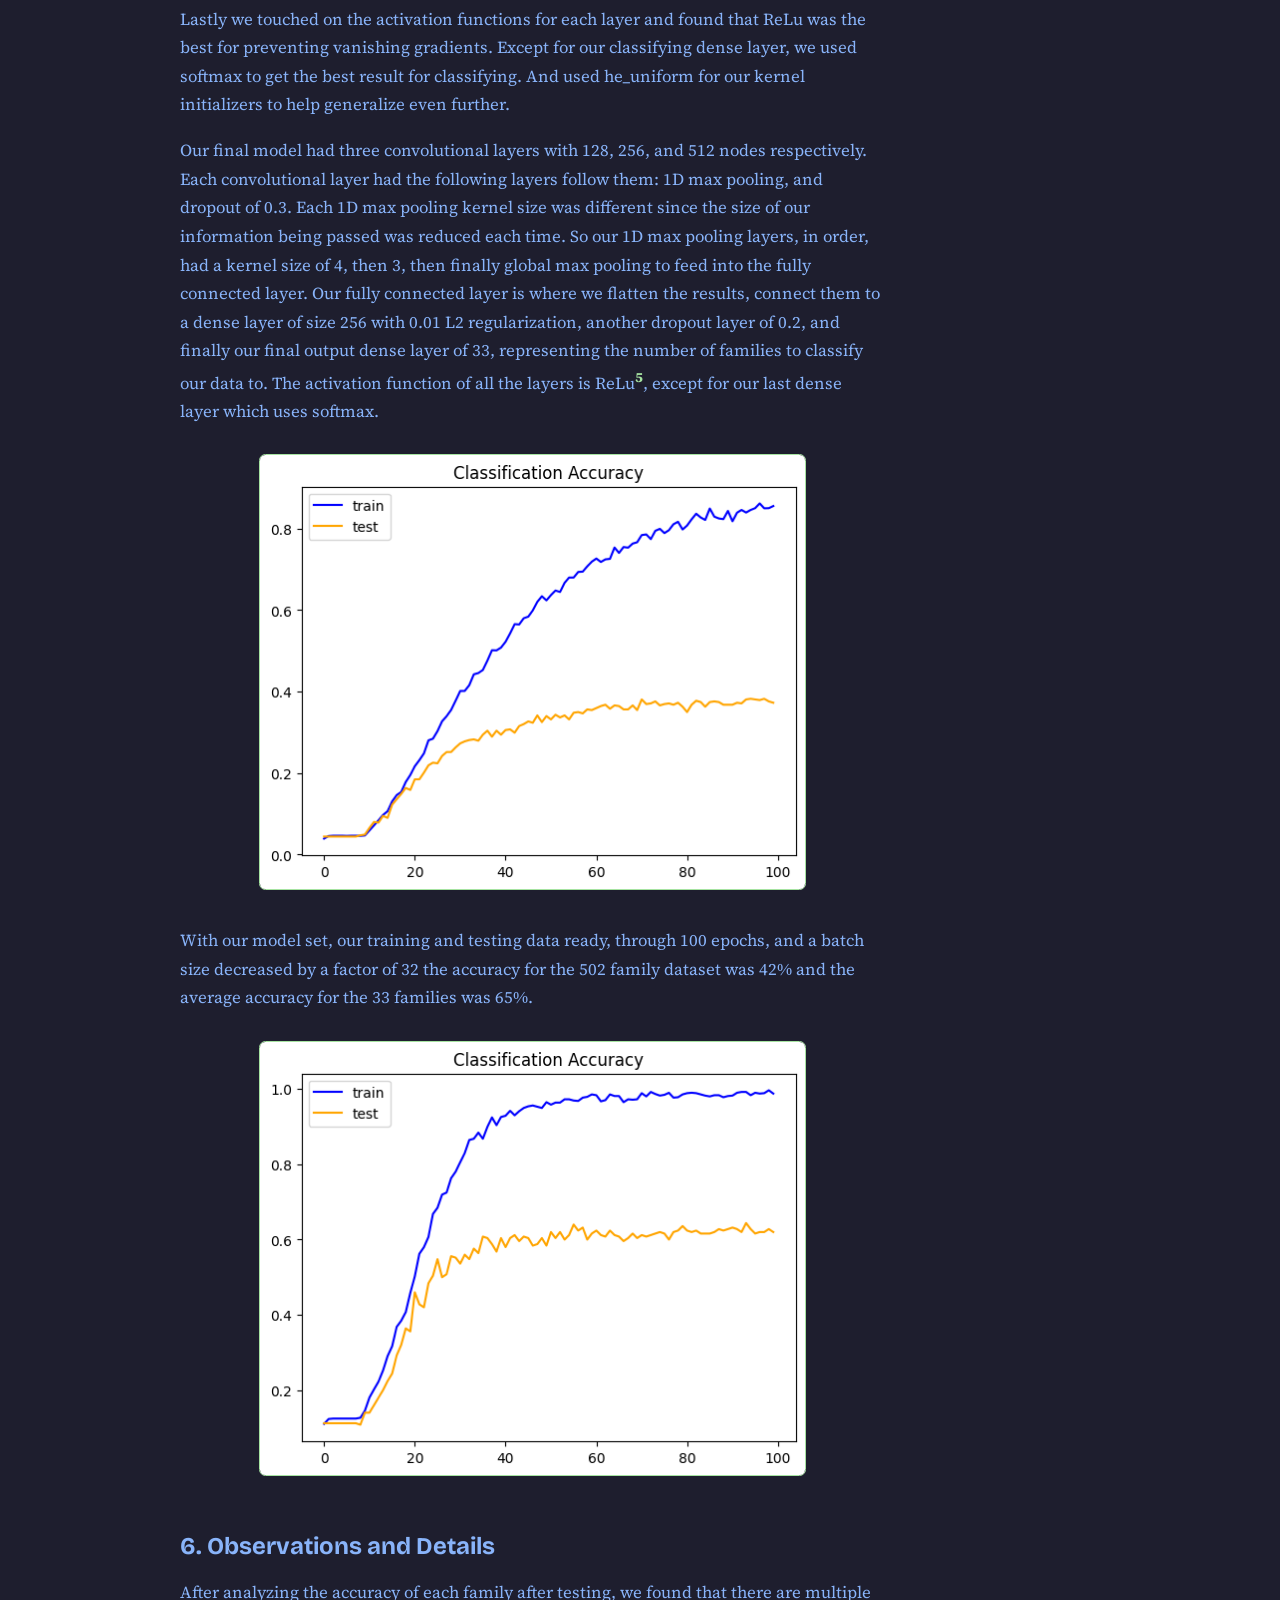
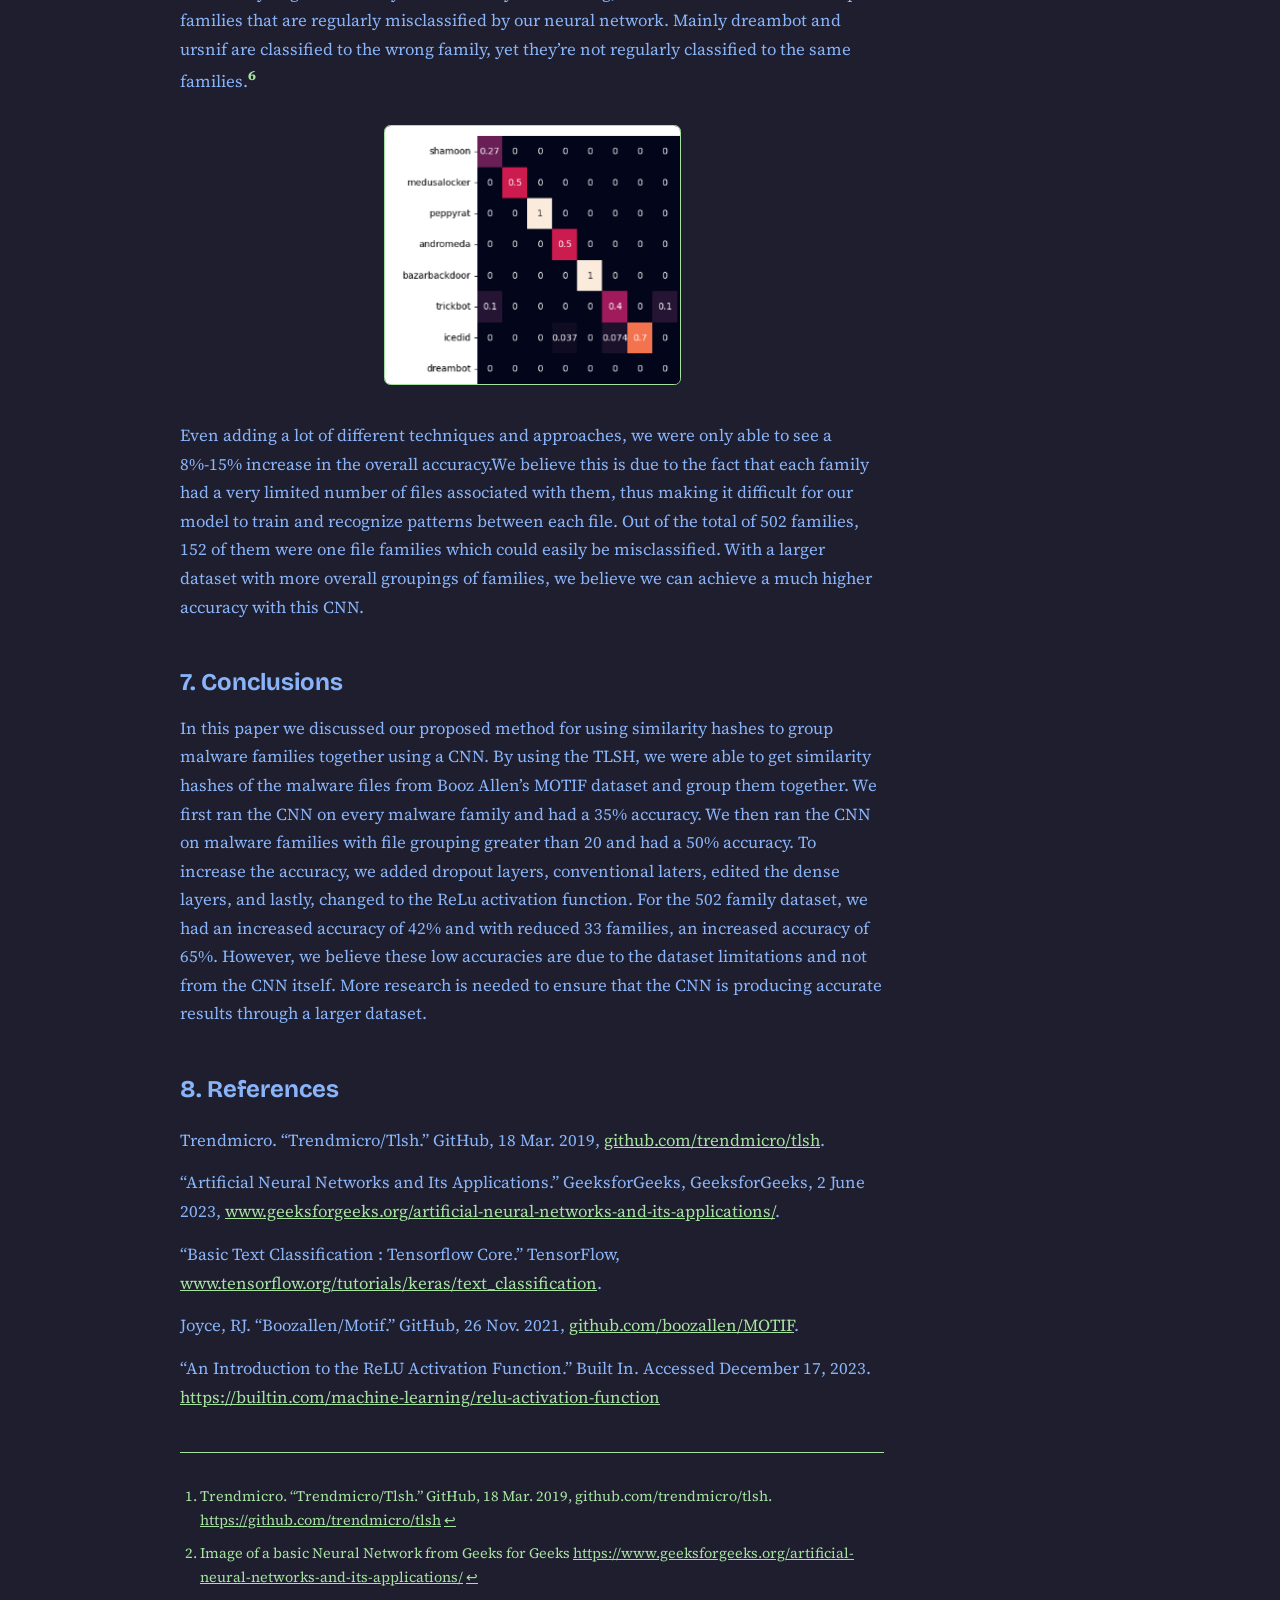
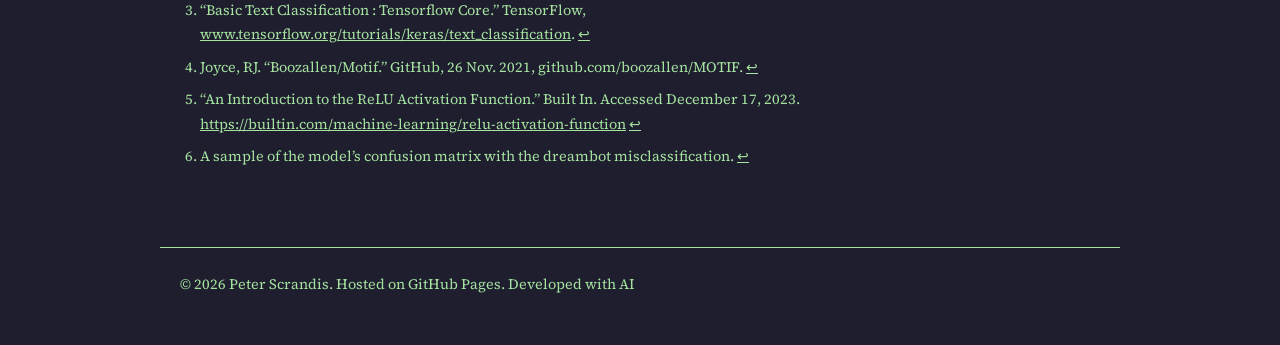
<file: tlsh_classifier.html>
<!DOCTYPE html>
<html lang="en">
<head>
<meta charset="utf-8">
<meta name="viewport" content="width=device-width, initial-scale=1">
<title>Multi-Label Malware Classifier | Peter Scrandis</title>
<meta name="description" content="Personal website of Your Name">
<link rel="preconnect" href="https://fonts.googleapis.com">
<link rel="preconnect" href="https://fonts.gstatic.com" crossorigin>
<link href="https://fonts.googleapis.com/css2?family=Bricolage+Grotesque:wght@600;800&family=Source+Serif+4:ital,wght@0,400;0,600;1,400&display=swap" rel="stylesheet">
<link rel="stylesheet" href="style.css">
</head>
<body>
<header><nav aria-label="Main">
<a class="brand" href="index.html">Peter Scrandis</a>
<button class="toggle" aria-expanded="false" aria-controls="menu">Menu</button>
<ul class="links" id="menu">
  <li><a href="index.html">Home</a></li>
  <li><a href="about.html">About</a></li>
  <li><a href="projects.html">Projects</a></li>
  <li><a href="tlsh_classifier.html" aria-current="page">TLSH Classifier</a></li>
  <li><a href="resume.html">Resume</a></li>
  <li><a href="contact.html">Contact</a></li></ul>
</nav></header>
<main>
<article class="paper">
<h1>Multi-Label Malware Classifier</h1>
<p class="byline">Manav Bhatt, Peter Scrandis</p>

<h2 id="introduction">1. Introduction</h2>
<p>In recent years, the discourse surrounding cyber attacks has surged to the forefront of both cybersecurity research and everyday conversations. As technology pervades nearly every aspect of everyday life, it serves as a potential vector for compromise, often without users even being aware. The landscape of cyber threats has evolved, which has led to the given rise of cyber criminals. As students who have interest in the cybersecurity and machine learning realm, we wanted to develop an application that enabled participants to understand the type of malicious software they were facing and what are some of the similarities they may see without any form of knowledge of the malware other than the file itself. In this paper, we will discuss our approach and methodology about how we went about identifying these malicious files and classifying them appropriately.</p>
<p><strong>Malware</strong> is any type of intrusive software utilized by cybercriminals to steal data, damage or destroy computers and computer systems. Some examples of malware are viruses, worms, trojan horses, ransomware, etc. Malware can also be grouped into <strong>families</strong> which are applications with similar attack techniques.</p>
<p>A <strong>hash</strong> is an identifier of a file or message that is a one-time generated digest that can be utilized to validate the integrity of the file or message. Hashes for malware are used to see if the file changes in any shape or form before and after executing. Some examples of hashes are SHA and MD5. These hashes are essentially made to be random and one-way, and should have no connection to the data. However, there are cases where hashes can be used to group certain files and its data content. These are called <strong>fuzzing hashing (</strong>also known as <strong>similarity hashing</strong>).</p>
<p>A similarity hash is a technique for detecting data that is similar, but not exactly the same, as other data. In this study, we utilized <strong>Trend Micro Locality Sensitive Hash</strong> (TLSH)<sup id="r1"><a href="#fn1">1</a></sup>. TLSH generates a 72 character hash dependent on how similar different files&rsquo;s data and metadata are. The closer the files are in comparison, the more similar the TLSH&rsquo;s characters will be. The TLSH is the stepping stone for our machine learning model.</p>
<p>A <strong>Convolutional Neural Network</strong> (CNN) is a type of neural network specifically designed to process structured grid data, such as images, and typically consists of multiple convolutional, pooling, and fully connected layers.<sup id="r2"><a href="#fn2">2</a></sup></p>
<figure>
<img src="images/tlsh_classifier/image3.png" width="800" height="504" alt="Diagram of a basic neural network with an input layer, two hidden layers and an output layer, each node connected to every node in the next layer">
</figure>
<p>The convolutional layer is the main processing unit of a CNN, where the majority of computation occurs. Since we are dealing with hashes represented as an array of characters, our &ldquo;grid&rdquo; of data is going to be just a 1 dimensional list. We also need to establish a kernel size, a feature detector, that iterates through the list and finds patterns within each hash. The kernel is an array of weights, smaller than the size of the hash, that iterates through every possible consecutive character within the hash. It then assigns a weight to each character within the kernel filter. This helps the neural network determine patterns within the hashes.</p>
<p>The pooling layer is similar to the convolutional layer in the sense that it sweeps a filter across the entire input array in hopes of reducing the dimensionality and in turn, the number of parameters. The difference between these two layers is that the pooling layer&rsquo;s filter does not have any weights associated with it, instead it applies an aggregation function. We use max pooling for our classifier which selects the characters with the maximum value to send to the output array.</p>
<p>Finally, the fully connected layer takes all the outputs from the previous layer and connects them through weights to the desired number of output nodes. Then the hash, based on which node has the highest output value, is mapped to one of the possible classifications.</p>

<h2 id="problem-definition">2. Problem Definition</h2>
<p>Our assignment was to create a research paper oriented around malware. Something that caught our eye from the beginning of the semester was learning about similarity hashes. Along with similarity hashes, we learned that there is often an unknown when it comes to classifying malware. There are quite a number of false positives when it comes to classifying malware. Families are used as indicators as to what attack patterns it may follow, but that can only be done through some form of analysis whether that be static or dynamic. So, we wanted to try and solve this problem by using machine learning to classify malware based on their TLSH. This would be done by feeding the TLSH to a CNN for it to predict the family it&rsquo;s associated with. This way, there would not be a need for any form of analysis as a grouping of malware can be done just by feeding the TLSH, which can be done as simple as reading the bytes of the file.</p>

<h2 id="proposed-method">3. Proposed Method</h2>
<p>We decided to use the Tensorflow<sup id="r3"><a href="#fn3">3</a></sup> python library to train our CNN since we have previous experience using this library and knowledge of python. Tensorflow is easy to use and allows for users to simply build various neural networks along with understanding the workings behind them. We also decided to run our CNN on our personal machine: Ryzen 7 7800x3D, 32GB DDR5 6000mhz, and AMD Radeon RX7600.</p>
<p>For our dataset we used Booz Allen&rsquo;s Malware Open-source Threat Intelligence Family (MOTIF) dataset<sup id="r4"><a href="#fn4">4</a></sup>. This dataset has classified just over 3000 pieces of malware with their MD5 hash, SHA256 hash, reported_family, byte entropy, etc. In addition to this information, the defanged malware file is also zipped in the dataset. For our research we are only interested in the reported family, along with getting the TLSH of the original file. Since each file is labeled by their MD5 hash, we can match the MD5 hash within the dataset with the file and take the TLSH and reported family. The approach used to gather the TLSH was as follows: open the file in a &ldquo;read byte&rdquo; only mode and use the tlsh.hash function to read in the bytes. This produced a hash that we used to classify the family groupings together. We had two files of data: one with 502 families and one with 33 families. The data file that contained a total of 502 families encapsulated the entirety of the MOTIF dataset files. While the data with only 33 families, were just the families that had 20 or more files classified to them.</p>
<p>In order to pass the TLSH as a readable object for the CNN, we need to convert the characters to vectors. This is easily done by first converting them to ASCII integers. Then passing them through an embedded layer, which then converts the ASCII integers to vectors. Now that our data is properly formatted, we can continue to train the CNN with two 1D convolutional layers, each followed by a 1D max pooling layer, and finally 2 dense layers. We ran this CNN on the two datasets. The entirety of the dataset produced an accuracy of 35%, and the reduced dataset obtained an accuracy of 50%. But this was nowhere near the accuracy that we were hoping to achieve.</p>

<h2 id="intuition">4. Intuition</h2>
<p>To improve our model from here, we needed to try and prevent it from overfitting. This way we see more improvement from learning rather than memorization in training. To accomplish this we added dropout layers. When information is being passed from one layer of neurons to another, it decides what neuron is best suited for that information based on the weight associated. To prevent the neural network from choosing the same neuron, dropout is applied. Dropout sets the weights of a certain percent of neurons to 0, that way the neural network is forced to choose other options and find more detailed patterns within the hash.</p>
<p>Next we needed to play with the number of layers the neural network had. This can be finicky because if we add too many layers, the neural network might become too complex and unable to learn. But if it&rsquo;s too simple, we won't be able to maximize our accuracy. So, we needed to create and train neural networks and compare their average accuracy to find what worked best and what did not work.</p>
<p>Similar to the number of layers, we needed to find the best number of neurons per layer. This is to allow the neural network to find more abstract patterns, but will end up taking longer than needed to train if too many nodes are added. So we needed to find the point at which the model&rsquo;s accuracy stayed relatively consistent if we were to increase the number of neurons, and then cut the neurons down to the point where the accuracy doesn&rsquo;t drop off.</p>

<h2 id="experiments">5. Experiments</h2>
<p>To improve on our initial CNN we decided to add dropout layers to help with over fitting as well as to encourage the model to learn more. Along with the addition of dropout layers, we added another convolutional layer too. This improved our model a bit, but not enough for the results we&rsquo;re hoping for.</p>
<p>We then increased the number of nodes each convolutional layer held. Initially we had 64 and 128 nodes respectively, which achieved our 50% accuracy almost instantaneously. So we decided to double the number of nodes within each layer for 128, 256, 512 nodes respectively. Although this slowed our model down in training, it did help increase the accuracy further.</p>
<p>We next played with the number of dense layers in our model. The dense layer is part of the fully connected layer and reduces the dimensionality of our CNN to fit the number of classifiers we&rsquo;re using. Since our final convolutional layer contains 512 nodes, we want to gradually reduce the number of nodes down to our number of classifiers. This helps improve the generalization of our model and to control our complexity. In this case we have 33 classifiers, so we adjusted the dense layer to reduce the nodes to 256.</p>
<p>Lastly we touched on the activation functions for each layer and found that ReLu was the best for preventing vanishing gradients. Except for our classifying dense layer, we used softmax to get the best result for classifying. And used he_uniform for our kernel initializers to help generalize even further.</p>
<p>Our final model had three convolutional layers with 128, 256, and 512 nodes respectively. Each convolutional layer had the following layers follow them: 1D max pooling, and dropout of 0.3. Each 1D max pooling kernel size was different since the size of our information being passed was reduced each time. So our 1D max pooling layers, in order, had a kernel size of 4, then 3, then finally global max pooling to feed into the fully connected layer. Our fully connected layer is where we flatten the results, connect them to a dense layer of size 256 with 0.01 L2 regularization, another dropout layer of 0.2, and finally our final output dense layer of 33, representing the number of families to classify our data to. The activation function of all the layers is ReLu<sup id="r5"><a href="#fn5">5</a></sup>, except for our last dense layer which uses softmax.</p>
<figure>
<img src="images/tlsh_classifier/image4.png" width="547" height="435" alt="Line chart titled Classification Accuracy over 100 epochs: training accuracy (blue) climbs to about 0.85 while test accuracy (orange) levels off near 0.37">
</figure>
<p>With our model set, our training and testing data ready, through 100 epochs, and a batch size decreased by a factor of 32 the accuracy for the 502 family dataset was 42% and the average accuracy for the 33 families was 65%.</p>
<figure>
<img src="images/tlsh_classifier/image1.png" width="547" height="435" alt="Line chart titled Classification Accuracy over 100 epochs: training accuracy (blue) rises to about 1.0 while test accuracy (orange) levels off near 0.62">
</figure>

<h2 id="observations">6. Observations and Details</h2>
<p>After analyzing the accuracy of each family after testing, we found that there are multiple families that are regularly misclassified by our neural network. Mainly dreambot and ursnif are classified to the wrong family, yet they&rsquo;re not regularly classified to the same families.<sup id="r6"><a href="#fn6">6</a></sup></p>
<figure>
<img src="images/tlsh_classifier/image2.png" width="297" height="260" alt="Confusion matrix heatmap for the families shamoon, medusalocker, peppyrat, andromeda, bazarbackdoor, trickbot, icedid and dreambot, with strong diagonal values for most families and none for dreambot">
</figure>
<p>Even adding a lot of different techniques and approaches, we were only able to see a 8%-15% increase in the overall accuracy.We believe this is due to the fact that each family had a very limited number of files associated with them, thus making it difficult for our model to train and recognize patterns between each file. Out of the total of 502 families, 152 of them were one file families which could easily be misclassified. With a larger dataset with more overall groupings of families, we believe we can achieve a much higher accuracy with this CNN.</p>

<h2 id="conclusions">7. Conclusions</h2>
<p>In this paper we discussed our proposed method for using similarity hashes to group malware families together using a CNN. By using the TLSH, we were able to get similarity hashes of the malware files from Booz Allen&rsquo;s MOTIF dataset and group them together. We first ran the CNN on every malware family and had a 35% accuracy. We then ran the CNN on malware families with file grouping greater than 20 and had a 50% accuracy. To increase the accuracy, we added dropout layers, conventional laters, edited the dense layers, and lastly, changed to the ReLu activation function. For the 502 family dataset, we had an increased accuracy of 42% and with reduced 33 families, an increased accuracy of 65%. However, we believe these low accuracies are due to the dataset limitations and not from the CNN itself. More research is needed to ensure that the CNN is producing accurate results through a larger dataset.</p>

<h2 id="references">8. References</h2>
<ul class="refs">
<li>Trendmicro. &ldquo;Trendmicro/Tlsh.&rdquo; GitHub, 18 Mar. 2019, <a href="https://github.com/trendmicro/tlsh">github.com/trendmicro/tlsh</a>.</li>
<li>&ldquo;Artificial Neural Networks and Its Applications.&rdquo; GeeksforGeeks, GeeksforGeeks, 2 June 2023, <a href="https://www.geeksforgeeks.org/artificial-neural-networks-and-its-applications/">www.geeksforgeeks.org/artificial-neural-networks-and-its-applications/</a>.</li>
<li>&ldquo;Basic Text Classification : Tensorflow Core.&rdquo; TensorFlow, <a href="https://www.tensorflow.org/tutorials/keras/text_classification">www.tensorflow.org/tutorials/keras/text_classification</a>.</li>
<li>Joyce, RJ. &ldquo;Boozallen/Motif.&rdquo; GitHub, 26 Nov. 2021, <a href="https://github.com/boozallen/MOTIF">github.com/boozallen/MOTIF</a>.</li>
<li>&ldquo;An Introduction to the ReLU Activation Function.&rdquo; Built In. Accessed December 17, 2023. <a href="https://builtin.com/machine-learning/relu-activation-function">https://builtin.com/machine-learning/relu-activation-function</a></li>
</ul>

<aside class="footnotes" aria-label="Footnotes">
<ol>
<li id="fn1">Trendmicro. &ldquo;Trendmicro/Tlsh.&rdquo; GitHub, 18 Mar. 2019, github.com/trendmicro/tlsh. <a href="https://github.com/trendmicro/tlsh">https://github.com/trendmicro/tlsh</a> <a href="#r1" aria-label="Back to text">&#8617;</a></li>
<li id="fn2">Image of a basic Neural Network from Geeks for Geeks <a href="https://www.geeksforgeeks.org/artificial-neural-networks-and-its-applications/">https://www.geeksforgeeks.org/artificial-neural-networks-and-its-applications/</a> <a href="#r2" aria-label="Back to text">&#8617;</a></li>
<li id="fn3">&ldquo;Basic Text Classification : Tensorflow Core.&rdquo; TensorFlow, <a href="https://www.tensorflow.org/tutorials/keras/text_classification">www.tensorflow.org/tutorials/keras/text_classification</a>. <a href="#r3" aria-label="Back to text">&#8617;</a></li>
<li id="fn4">Joyce, RJ. &ldquo;Boozallen/Motif.&rdquo; GitHub, 26 Nov. 2021, github.com/boozallen/MOTIF. <a href="#r4" aria-label="Back to text">&#8617;</a></li>
<li id="fn5">&ldquo;An Introduction to the ReLU Activation Function.&rdquo; Built In. Accessed December 17, 2023. <a href="https://builtin.com/machine-learning/relu-activation-function">https://builtin.com/machine-learning/relu-activation-function</a> <a href="#r5" aria-label="Back to text">&#8617;</a></li>
<li id="fn6">A sample of the model&rsquo;s confusion matrix with the dreambot misclassification. <a href="#r6" aria-label="Back to text">&#8617;</a></li>
</ol>
</aside>
</article>
</main>
<footer>&copy; <span id="y"></span> Peter Scrandis. Hosted on GitHub Pages. Developed with AI</footer>
<script src="script.js"></script>
<script>document.getElementById('y').textContent=new Date().getFullYear()</script>
</body>
</html>
</file>
<file: style.css>
:root{--bg:#1e1e2e;--surface:#fff;--ink:#89b4fa;--muted:#a6e3a1;--line:#a6e3a1;--accent:#a6e3a1;--accent-ink:#fff}
@media (prefers-color-scheme:dark){:root{--bg:#1e1e2e;--surface:#1e1e2e;--ink:#89b4fa;--muted:#9aa6c2;--line:#a6e3a1;--accent:#dc8a78;--accent-ink:#0e1424}}
*{box-sizing:border-box}
html{scroll-behavior:smooth}
body{margin:0;background:var(--bg);color:var(--ink);font:1.05rem/1.7 "Source Serif 4",Georgia,serif}
h1,h2,h3,nav,.btn,.tag{font-family:"Bricolage Grotesque","Helvetica Neue",Arial,sans-serif}
a{color:var(--accent)}
:focus-visible{outline:3px solid var(--accent);outline-offset:3px}
header{position:sticky;top:0;z-index:10;background:var(--surface);border-bottom:1px solid var(--line)}
nav{max-width:60rem;margin:0 auto;padding:.9rem 1.25rem;display:flex;align-items:center;justify-content:space-between;gap:1rem}
.brand{font-weight:800;font-size:1.15rem;color:var(--ink);text-decoration:none}
.links{display:flex;gap:.25rem;list-style:none;margin:0;padding:0}
.links a{display:block;padding:.4rem .85rem;border-radius:.4rem;color:var(--muted);text-decoration:none;font-weight:600}
.links a:hover{color:var(--ink)}
.links a[aria-current="page"]{background:var(--accent);color:var(--accent-ink)}
.toggle{display:none;background:none;border:1px solid var(--line);color:var(--ink);border-radius:.4rem;padding:.4rem .7rem;font:inherit;font-family:inherit;cursor:pointer}
main{max-width:60rem;margin:0 auto;padding:3rem 1.25rem 4rem}
.prose{max-width:40rem}
.prose:has(.link-cards){max-width:none}
h1{font-size:clamp(2.4rem,7vw,4.2rem);line-height:1.05;letter-spacing:-.03em;margin:0 0 1rem}
h2{font-size:1.5rem;margin:2.5rem 0 .75rem}
h3{font-size:1.15rem;margin:0 0 .25rem}
.lead{font-size:1.25rem;color:var(--muted)}
.btn{display:inline-block;margin:.5rem .5rem 0 0;padding:.65rem 1.2rem;border-radius:.4rem;font-weight:700;text-decoration:none;background:var(--accent);color:var(--accent-ink)}
.btn.alt{background:none;color:var(--ink);border:2px solid var(--line)}
.grid{display:grid;grid-template-columns:repeat(auto-fill,minmax(16rem,1fr));gap:1.25rem;margin-top:1.5rem}
.card{background:var(--surface);border:1px solid var(--line);border-left:5px solid var(--line);border-right:5px solid var(--line);border-radius:.4rem;padding:1.25rem}
.card p{margin:.5rem 0 .75rem;font-size:.98rem}
.tag{display:inline-block;margin:0 .3rem .3rem 0;padding:.1rem .6rem;border-radius:99px;background:var(--bg);border:1px solid var(--line);font-size:.8rem;color:var(--muted)}
.job{padding:1.25rem 0;border-top:1px solid var(--line)}
.job .when{color:var(--muted);font-size:.95rem;margin:0}
footer{max-width:60rem;margin:0 auto;padding:1.5rem 1.25rem 3rem;color:var(--muted);font-size:.9rem;border-top:1px solid var(--line)}
hr{border:0;border-top:1px solid var(--line)}
@media (max-width:40rem){
 .toggle{display:block}
 .links{display:none;position:absolute;left:0;right:0;top:100%;flex-direction:column;background:var(--surface);border-bottom:1px solid var(--line);padding:.5rem 1.25rem 1rem}
 .links.open{display:flex}
}
@media (prefers-reduced-motion:reduce){html{scroll-behavior:auto}}
.tool{display:grid;grid-template-columns:repeat(auto-fit,minmax(18rem,1fr));gap:1.5rem;margin-top:2rem;align-items:start}
.drop{display:flex;align-items:center;justify-content:center;min-height:18rem;border:2px dashed var(--line);border-radius:.4rem;background:var(--surface);cursor:pointer;overflow:hidden;color:var(--muted);font-family:"Bricolage Grotesque",Arial,sans-serif;font-weight:600;position:relative}
.drop:hover,.drop.over,.drop:focus-within{border-color:var(--accent)}
.drop input{position:absolute;inset:0;opacity:0;cursor:pointer}
.drop input:disabled{cursor:not-allowed}
.drop img{max-width:100%;max-height:22rem;display:block}
.guess{font:800 2rem/1.1 "Bricolage Grotesque",Arial,sans-serif;margin:.5rem 0 1rem}
.bars{list-style:none;margin:0;padding:0}
.bars li{margin:0 0 .6rem;font-size:.95rem}
.bars .row{display:flex;justify-content:space-between;font-family:"Bricolage Grotesque",Arial,sans-serif;font-weight:600}
.bars .track{height:.6rem;background:var(--line);border-radius:99px;overflow:hidden}
.bars .fill{height:100%;background:var(--accent)}
.right-img{float:right;width:14rem;margin:.25rem 0 1rem 1.5rem}
.right-img img{display:block;width:100%;height:auto;border-radius:.4rem;border:1px solid var(--line)}
.right-img figcaption{margin-top:.5rem;font-size:.85rem;line-height:1.4;color:var(--muted)}
.left-img{float:left;width:14rem;margin:0 1rem 0 .25rem}
.left-img img{display:block;width:100%;height:auto;border-radius:.4rem;border:1px solid var(--line)}
.left-img figcaption{margin-top:.5rem;font-size:.85rem;line-height:1.4;color:var(--muted)}
.prose::after{content:"";display:block;clear:both}
@media (max-width:40rem){
  .right-img{float:none;width:100%;max-width:16rem;margin:0 auto 1.5rem}
  .left-img {float:none;width:100%;max-width:16rem;margin:0 auto 1.5rem}
}
.paper{max-width:44rem}
.paper .byline{color:var(--muted);font-family:"Bricolage Grotesque",Arial,sans-serif;font-size:1.15rem;margin:0 0 2rem}
.paper h1{font-size:clamp(2rem,6vw,3.2rem)}
.paper p{margin:0 0 1.1rem}
.paper figure{margin:1.75rem 0;text-align:center}
.paper figure img{max-width:100%;height:auto;border:1px solid var(--line);border-radius:.4rem;background:#fff}
.paper sup a{text-decoration:none;font-weight:700}
.footnotes{margin-top:2.5rem;padding-top:1rem;border-top:1px solid var(--line);font-size:.9rem;color:var(--muted)}
.footnotes ol{padding-left:1.25rem}
.footnotes li{margin-bottom:.5rem;overflow-wrap:anywhere}
.paper .refs{padding-left:0;list-style:none}
.paper .refs li{margin-bottom:.9rem;overflow-wrap:anywhere}
main img:not(#preview) { cursor: zoom-in; }
.lightbox {width: 100vw;height: 100vh;max-width: none;max-height: none;padding: 0;border: 0;background: transparent;}
.lightbox[open] { display: flex; align-items: center; justify-content: center; }
.lightbox::backdrop { background: rgba(0, 0, 0, 0.9); }
.lightbox img {max-width: 96vw;max-height: 96vh;object-fit: contain;cursor: zoom-out;}
.link-cards{--lc-bg:#1e1e2e;--lc-ink:#89b4fa;--lc-muted:#a6e3a1;--lc-line:#a6e3a1;--lc-accent:#a6e3a1;
  display:grid;grid-template-columns:repeat(auto-fill,minmax(16rem,1fr));gap:1.25rem;margin:1.5rem}
@media (prefers-color-scheme:dark){.link-cards{--lc-bg:#1e1e2e;--lc-ink:#89b4fa;--lc-muted:#9aa6c2;--lc-line:#a6e3a1;--lc-accent:#a6e6a1}}
.link-cards .lc-card{display:flex;flex-direction:column;background:var(--lc-bg);color:var(--lc-ink);
  border:1px solid var(--lc-line);border-radius:.5rem;overflow:hidden}
.link-cards .lc-thumb{display:block;aspect-ratio:4/3;overflow:hidden;background:var(--lc-line)}
.link-cards .lc-thumb img{width:100%;height:100%;object-fit:cover;display:block}
.link-cards .lc-body{padding:1rem;display:flex;flex-direction:column;gap:.4rem}
.link-cards h3{margin:0;font-size:1.05rem;line-height:1.3}
.link-cards h3 a{color:inherit;text-decoration:none}
.link-cards h3 a:hover{color:var(--lc-accent);text-decoration:underline}
.link-cards .lc-price{margin:0;font-weight:700;color:var(--lc-accent)}
.link-cards .lc-details{margin:0;font-size:.92rem;color:var(--lc-muted)}
</file>
